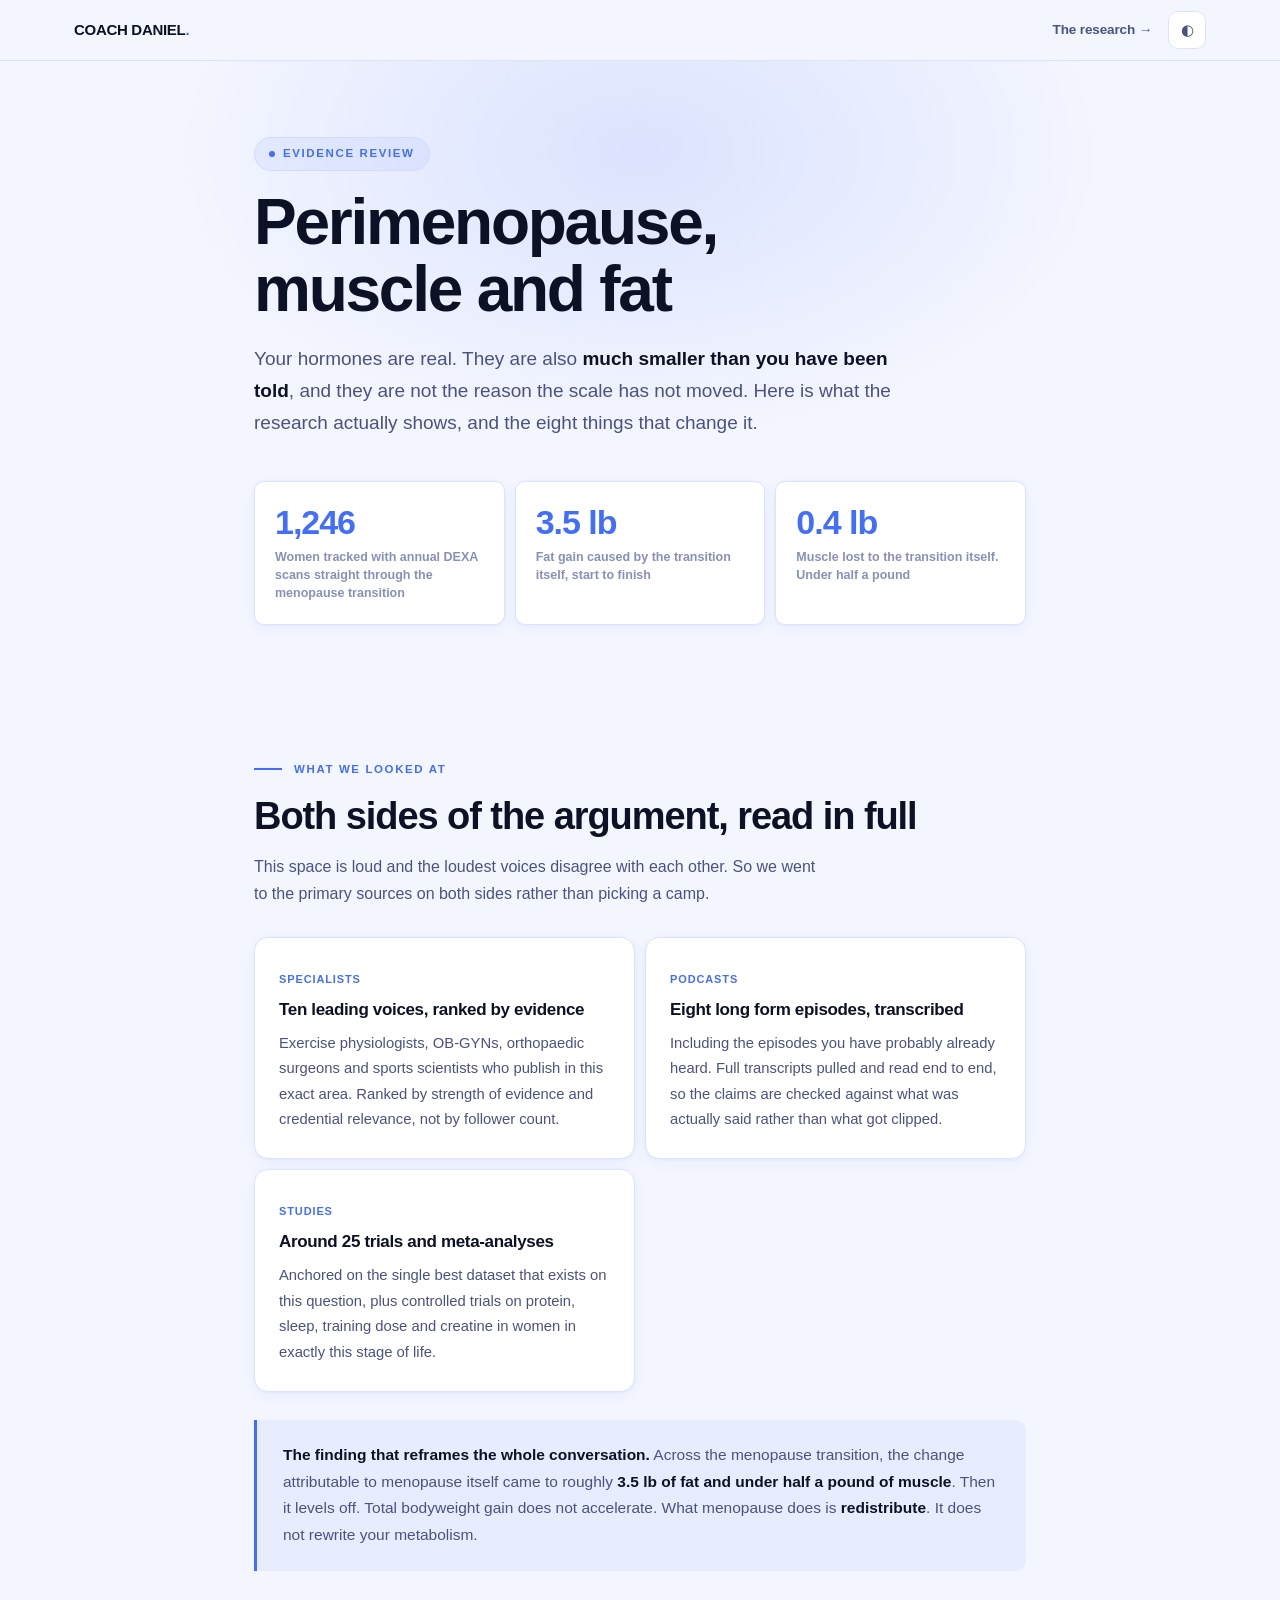
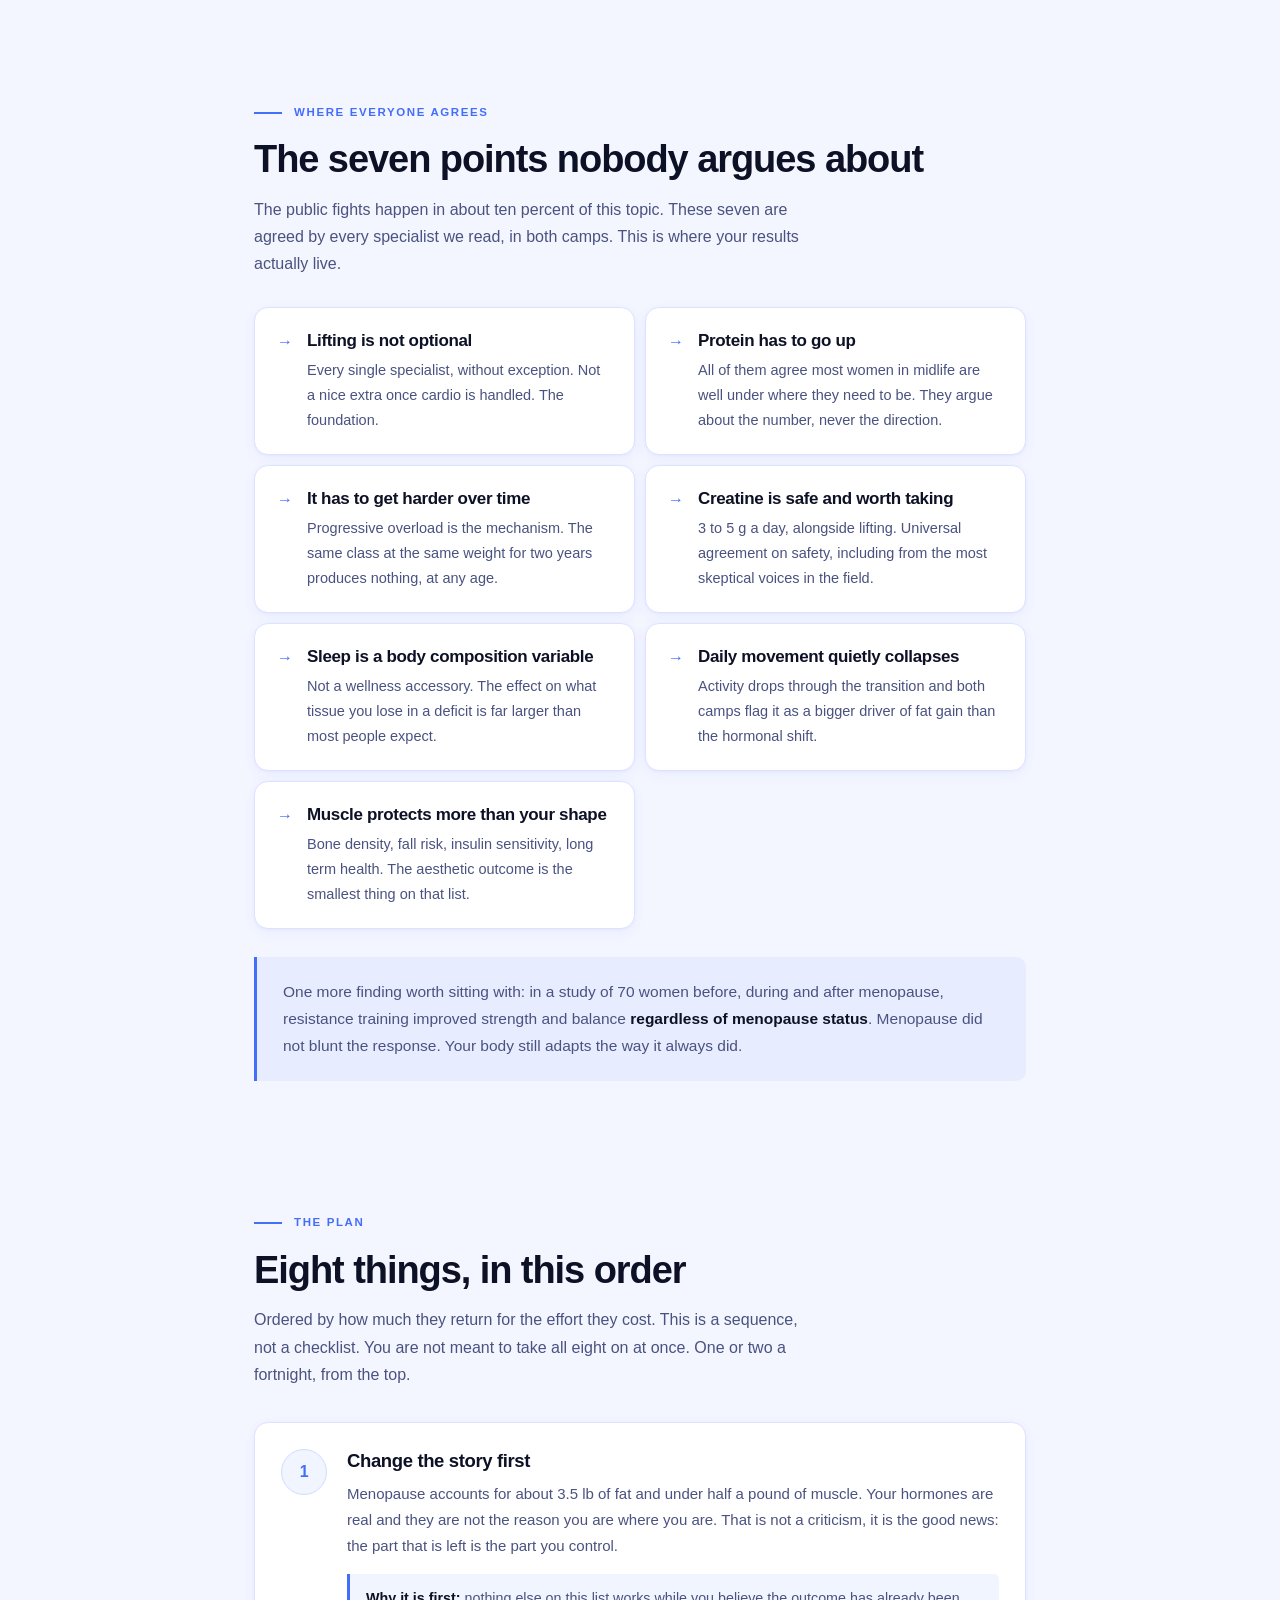
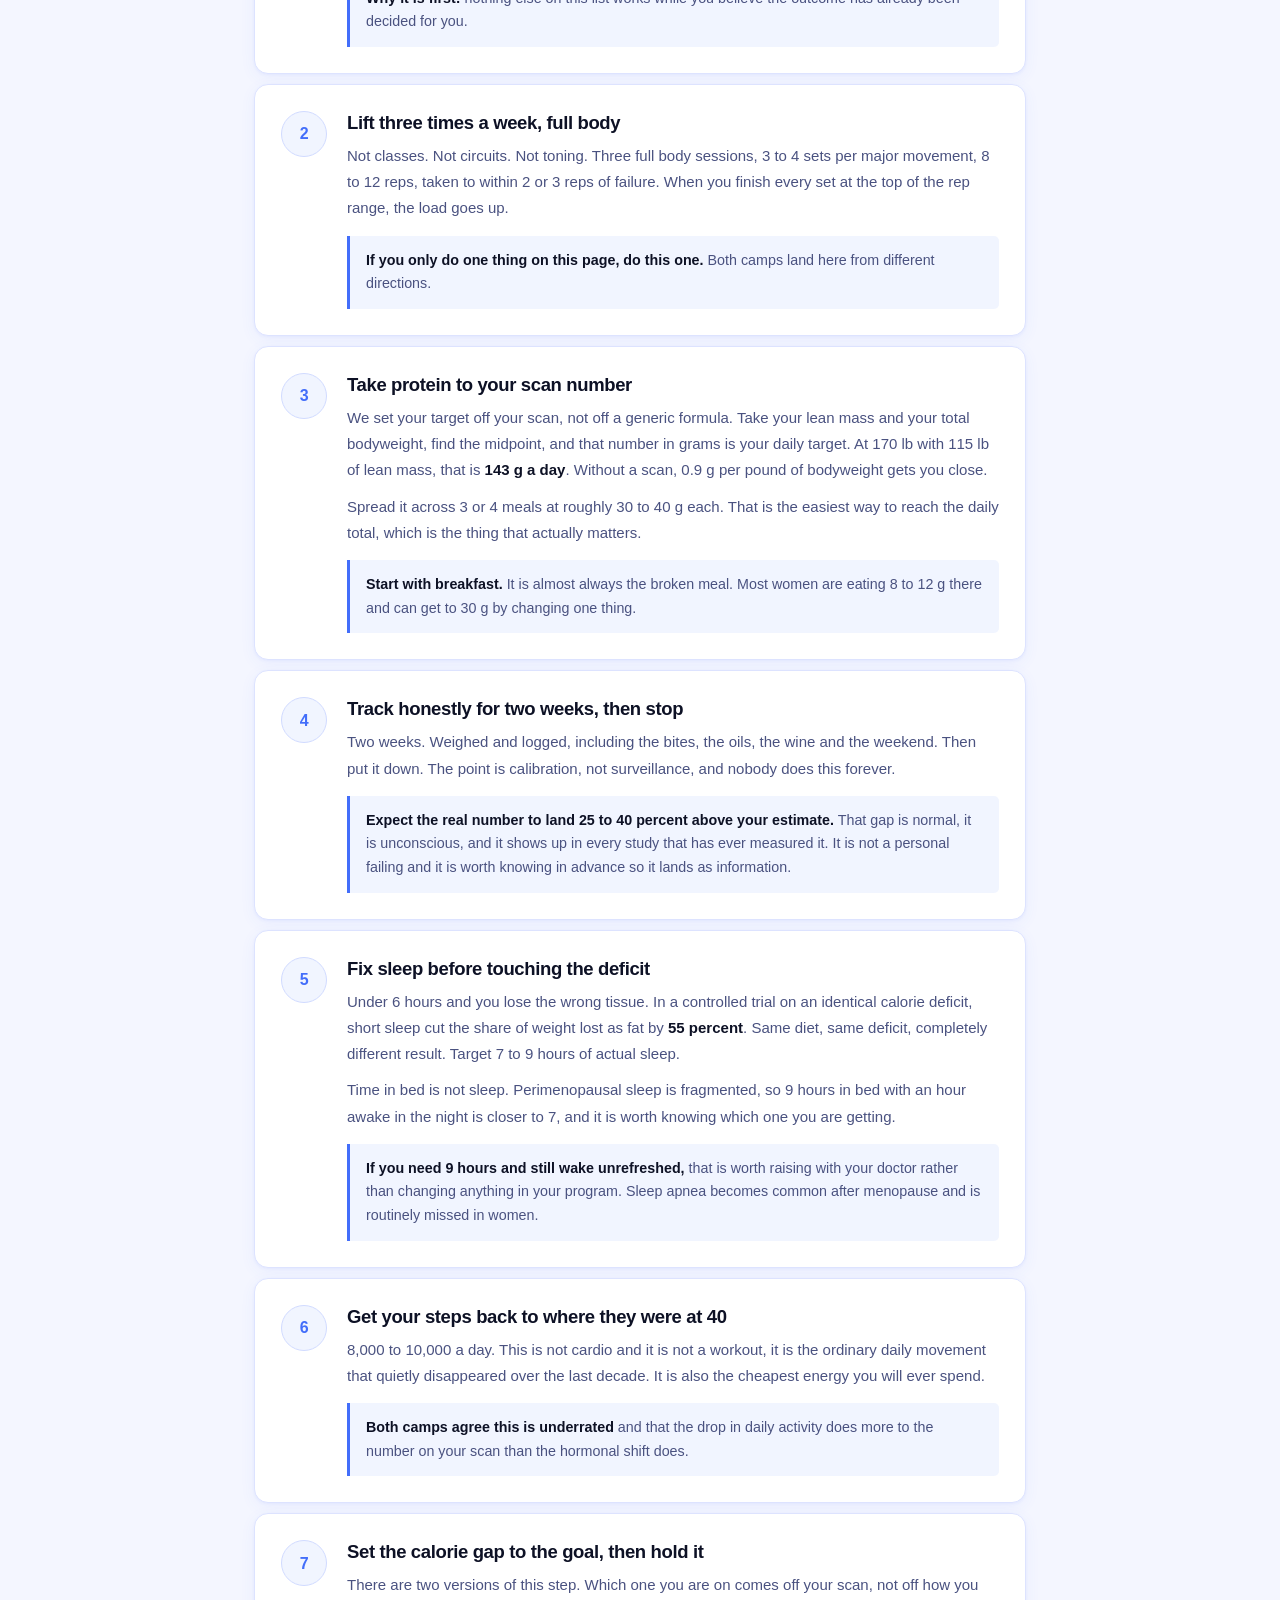
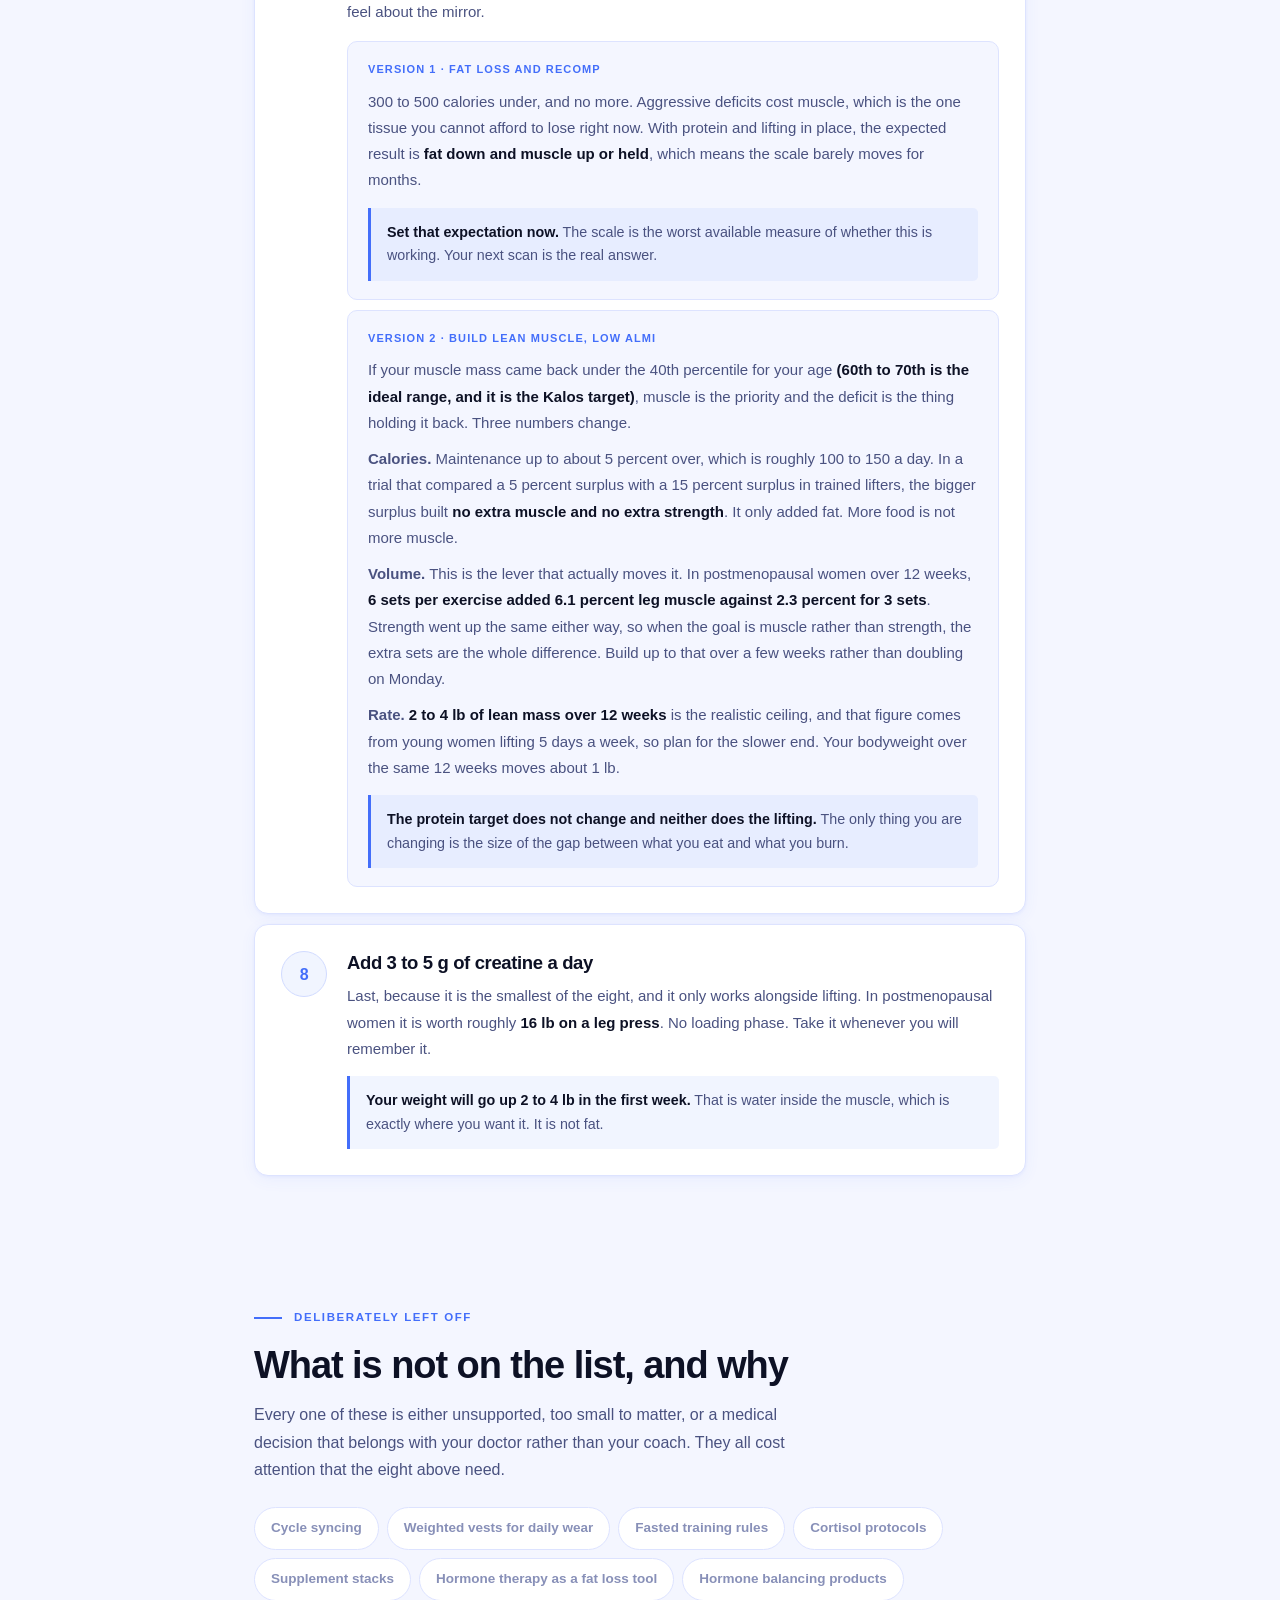
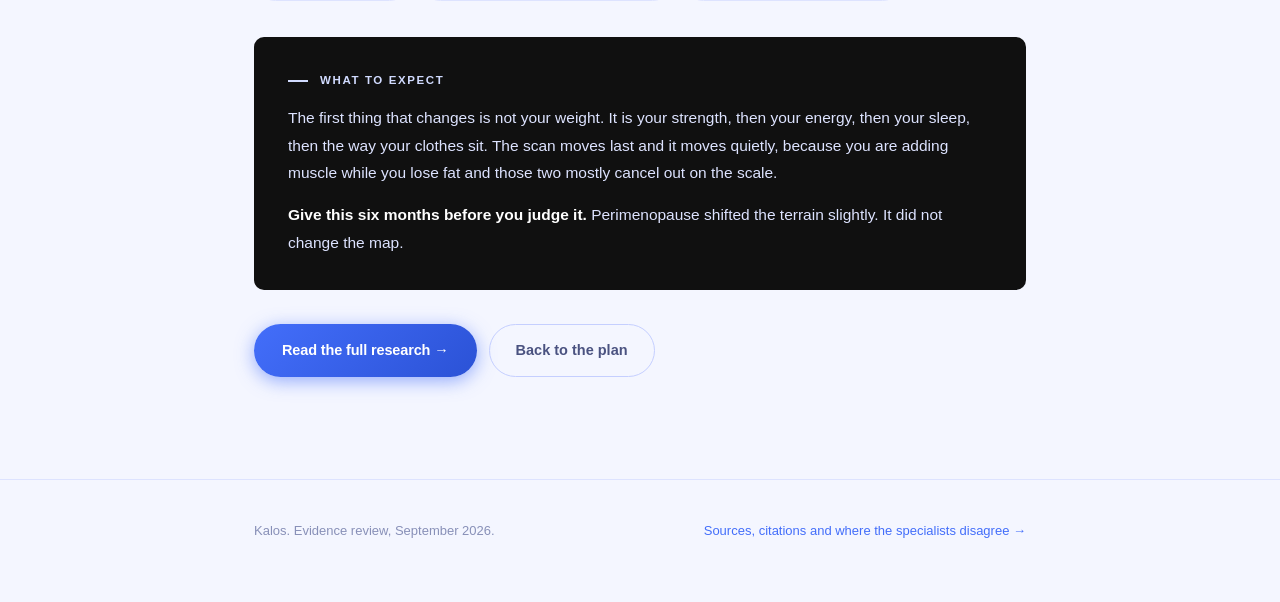
<file: index.html>
<!DOCTYPE html>
<html lang="en">
<head>
<meta charset="utf-8">
<meta name="viewport" content="width=device-width, initial-scale=1">
<title>Perimenopause, Muscle and Fat</title>
<meta name="description" content="What the research actually says about body composition through perimenopause, and the eight things that move it.">
<link rel="stylesheet" href="kalos.css">
</head>
<body>

<header class="hdr">
  <div class="hdr-in">
    <a class="mark" href="index.html">COACH DANIEL<span>.</span></a>
    <div class="hdr-sp"></div>
    <a class="hdr-lnk" href="research.html">The research &rarr;</a>
    <button class="theme-toggle" id="tt" aria-label="Toggle dark mode">&#9680;</button>
  </div>
</header>

<div class="hero">
  <div class="hero-in">
    <span class="eyebrow">Evidence Review</span>
    <h1>Perimenopause, muscle and fat</h1>
    <p class="lede">Your hormones are real. They are also <strong>much smaller than you have been told</strong>, and they are not the reason the scale has not moved. Here is what the research actually shows, and the eight things that change it.</p>

    <div class="stats">
      <div class="stat">
        <div class="stat-n">1,246</div>
        <div class="stat-l">Women tracked with annual DEXA scans straight through the menopause transition</div>
      </div>
      <div class="stat">
        <div class="stat-n">3.5 lb</div>
        <div class="stat-l">Fat gain caused by the transition itself, start to finish</div>
      </div>
      <div class="stat">
        <div class="stat-n">0.4 lb</div>
        <div class="stat-l">Muscle lost to the transition itself. Under half a pound</div>
      </div>
    </div>
  </div>
</div>

<section id="looked">
  <div class="ix-wrap">
    <span class="kicker">What we looked at</span>
    <h2>Both sides of the argument, read in full</h2>
    <p class="sub">This space is loud and the loudest voices disagree with each other. So we went to the primary sources on both sides rather than picking a camp.</p>

    <div class="grid">
      <div class="card">
        <span class="tag">Specialists</span>
        <h3>Ten leading voices, ranked by evidence</h3>
        <p>Exercise physiologists, OB-GYNs, orthopaedic surgeons and sports scientists who publish in this exact area. Ranked by strength of evidence and credential relevance, not by follower count.</p>
      </div>
      <div class="card">
        <span class="tag">Podcasts</span>
        <h3>Eight long form episodes, transcribed</h3>
        <p>Including the episodes you have probably already heard. Full transcripts pulled and read end to end, so the claims are checked against what was actually said rather than what got clipped.</p>
      </div>
      <div class="card">
        <span class="tag">Studies</span>
        <h3>Around 25 trials and meta-analyses</h3>
        <p>Anchored on the single best dataset that exists on this question, plus controlled trials on protein, sleep, training dose and creatine in women in exactly this stage of life.</p>
      </div>
    </div>

    <div class="callout">
      <strong>The finding that reframes the whole conversation.</strong> Across the menopause transition, the change attributable to menopause itself came to roughly <strong>3.5 lb of fat and under half a pound of muscle</strong>. Then it levels off. Total bodyweight gain does not accelerate. What menopause does is <strong>redistribute</strong>. It does not rewrite your metabolism.
    </div>
  </div>
</section>

<section id="agree">
  <div class="ix-wrap">
    <span class="kicker">Where everyone agrees</span>
    <h2>The seven points nobody argues about</h2>
    <p class="sub">The public fights happen in about ten percent of this topic. These seven are agreed by every specialist we read, in both camps. This is where your results actually live.</p>

    <div class="agree">
      <div class="agree-item"><span class="arw">&rarr;</span><div>
        <h3>Lifting is not optional</h3>
        <p>Every single specialist, without exception. Not a nice extra once cardio is handled. The foundation.</p>
      </div></div>
      <div class="agree-item"><span class="arw">&rarr;</span><div>
        <h3>Protein has to go up</h3>
        <p>All of them agree most women in midlife are well under where they need to be. They argue about the number, never the direction.</p>
      </div></div>
      <div class="agree-item"><span class="arw">&rarr;</span><div>
        <h3>It has to get harder over time</h3>
        <p>Progressive overload is the mechanism. The same class at the same weight for two years produces nothing, at any age.</p>
      </div></div>
      <div class="agree-item"><span class="arw">&rarr;</span><div>
        <h3>Creatine is safe and worth taking</h3>
        <p>3 to 5 g a day, alongside lifting. Universal agreement on safety, including from the most skeptical voices in the field.</p>
      </div></div>
      <div class="agree-item"><span class="arw">&rarr;</span><div>
        <h3>Sleep is a body composition variable</h3>
        <p>Not a wellness accessory. The effect on what tissue you lose in a deficit is far larger than most people expect.</p>
      </div></div>
      <div class="agree-item"><span class="arw">&rarr;</span><div>
        <h3>Daily movement quietly collapses</h3>
        <p>Activity drops through the transition and both camps flag it as a bigger driver of fat gain than the hormonal shift.</p>
      </div></div>
      <div class="agree-item"><span class="arw">&rarr;</span><div>
        <h3>Muscle protects more than your shape</h3>
        <p>Bone density, fall risk, insulin sensitivity, long term health. The aesthetic outcome is the smallest thing on that list.</p>
      </div></div>
    </div>

    <div class="callout">
      One more finding worth sitting with: in a study of 70 women before, during and after menopause, resistance training improved strength and balance <strong>regardless of menopause status</strong>. Menopause did not blunt the response. Your body still adapts the way it always did.
    </div>
  </div>
</section>

<section id="plan">
  <div class="ix-wrap">
    <span class="kicker">The plan</span>
    <h2>Eight things, in this order</h2>
    <p class="sub">Ordered by how much they return for the effort they cost. This is a sequence, not a checklist. You are not meant to take all eight on at once. One or two a fortnight, from the top.</p>

    <div class="plan">

      <div class="step">
        <div class="step-n">1</div>
        <div>
          <h3>Change the story first</h3>
          <p>Menopause accounts for about 3.5 lb of fat and under half a pound of muscle. Your hormones are real and they are not the reason you are where you are. That is not a criticism, it is the good news: the part that is left is the part you control.</p>
          <div class="do"><b>Why it is first:</b> nothing else on this list works while you believe the outcome has already been decided for you.</div>
        </div>
      </div>

      <div class="step">
        <div class="step-n">2</div>
        <div>
          <h3>Lift three times a week, full body</h3>
          <p>Not classes. Not circuits. Not toning. Three full body sessions, 3 to 4 sets per major movement, 8 to 12 reps, taken to within 2 or 3 reps of failure. When you finish every set at the top of the rep range, the load goes up.</p>
          <div class="do"><b>If you only do one thing on this page, do this one.</b> Both camps land here from different directions.</div>
        </div>
      </div>

      <div class="step">
        <div class="step-n">3</div>
        <div>
          <h3>Take protein to your scan number</h3>
          <p>We set your target off your scan, not off a generic formula. Take your lean mass and your total bodyweight, find the midpoint, and that number in grams is your daily target. At 170 lb with 115 lb of lean mass, that is <strong>143 g a day</strong>. Without a scan, 0.9 g per pound of bodyweight gets you close.</p>
          <p>Spread it across 3 or 4 meals at roughly 30 to 40 g each. That is the easiest way to reach the daily total, which is the thing that actually matters.</p>
          <div class="do"><b>Start with breakfast.</b> It is almost always the broken meal. Most women are eating 8 to 12 g there and can get to 30 g by changing one thing.</div>
        </div>
      </div>

      <div class="step">
        <div class="step-n">4</div>
        <div>
          <h3>Track honestly for two weeks, then stop</h3>
          <p>Two weeks. Weighed and logged, including the bites, the oils, the wine and the weekend. Then put it down. The point is calibration, not surveillance, and nobody does this forever.</p>
          <div class="do"><b>Expect the real number to land 25 to 40 percent above your estimate.</b> That gap is normal, it is unconscious, and it shows up in every study that has ever measured it. It is not a personal failing and it is worth knowing in advance so it lands as information.</div>
        </div>
      </div>

      <div class="step">
        <div class="step-n">5</div>
        <div>
          <h3>Fix sleep before touching the deficit</h3>
          <p>Under 6 hours and you lose the wrong tissue. In a controlled trial on an identical calorie deficit, short sleep cut the share of weight lost as fat by <strong>55 percent</strong>. Same diet, same deficit, completely different result. Target 7 to 9 hours of actual sleep.</p>
          <p>Time in bed is not sleep. Perimenopausal sleep is fragmented, so 9 hours in bed with an hour awake in the night is closer to 7, and it is worth knowing which one you are getting.</p>
          <div class="do"><b>If you need 9 hours and still wake unrefreshed,</b> that is worth raising with your doctor rather than changing anything in your program. Sleep apnea becomes common after menopause and is routinely missed in women.</div>
        </div>
      </div>

      <div class="step">
        <div class="step-n">6</div>
        <div>
          <h3>Get your steps back to where they were at 40</h3>
          <p>8,000 to 10,000 a day. This is not cardio and it is not a workout, it is the ordinary daily movement that quietly disappeared over the last decade. It is also the cheapest energy you will ever spend.</p>
          <div class="do"><b>Both camps agree this is underrated</b> and that the drop in daily activity does more to the number on your scan than the hormonal shift does.</div>
        </div>
      </div>

      <div class="step">
        <div class="step-n">7</div>
        <div>
          <h3>Set the calorie gap to the goal, then hold it</h3>
          <p>There are two versions of this step. Which one you are on comes off your scan, not off how you feel about the mirror.</p>

          <div class="track">
            <span class="track-lab">Version 1 &middot; Fat loss and recomp</span>
            <p>300 to 500 calories under, and no more. Aggressive deficits cost muscle, which is the one tissue you cannot afford to lose right now. With protein and lifting in place, the expected result is <strong>fat down and muscle up or held</strong>, which means the scale barely moves for months.</p>
            <div class="do"><b>Set that expectation now.</b> The scale is the worst available measure of whether this is working. Your next scan is the real answer.</div>
          </div>

          <div class="track">
            <span class="track-lab">Version 2 &middot; Build lean muscle, low ALMI</span>
            <p>If your muscle mass came back under the 40th percentile for your age <strong>(60th to 70th is the ideal range, and it is the Kalos target)</strong>, muscle is the priority and the deficit is the thing holding it back. Three numbers change.</p>
            <p><b>Calories.</b> Maintenance up to about 5 percent over, which is roughly 100 to 150 a day. In a trial that compared a 5 percent surplus with a 15 percent surplus in trained lifters, the bigger surplus built <strong>no extra muscle and no extra strength</strong>. It only added fat. More food is not more muscle.</p>
            <p><b>Volume.</b> This is the lever that actually moves it. In postmenopausal women over 12 weeks, <strong>6 sets per exercise added 6.1 percent leg muscle against 2.3 percent for 3 sets</strong>. Strength went up the same either way, so when the goal is muscle rather than strength, the extra sets are the whole difference. Build up to that over a few weeks rather than doubling on Monday.</p>
            <p><b>Rate.</b> <strong>2 to 4 lb of lean mass over 12 weeks</strong> is the realistic ceiling, and that figure comes from young women lifting 5 days a week, so plan for the slower end. Your bodyweight over the same 12 weeks moves about 1 lb.</p>
            <div class="do"><b>The protein target does not change and neither does the lifting.</b> The only thing you are changing is the size of the gap between what you eat and what you burn.</div>
          </div>
        </div>
      </div>

      <div class="step">
        <div class="step-n">8</div>
        <div>
          <h3>Add 3 to 5 g of creatine a day</h3>
          <p>Last, because it is the smallest of the eight, and it only works alongside lifting. In postmenopausal women it is worth roughly <strong>16 lb on a leg press</strong>. No loading phase. Take it whenever you will remember it.</p>
          <div class="do"><b>Your weight will go up 2 to 4 lb in the first week.</b> That is water inside the muscle, which is exactly where you want it. It is not fat.</div>
        </div>
      </div>

    </div>
  </div>
</section>

<section id="not">
  <div class="ix-wrap">
    <span class="kicker">Deliberately left off</span>
    <h2>What is not on the list, and why</h2>
    <p class="sub">Every one of these is either unsupported, too small to matter, or a medical decision that belongs with your doctor rather than your coach. They all cost attention that the eight above need.</p>
    <div class="chips">
      <span class="chip">Cycle syncing</span>
      <span class="chip">Weighted vests for daily wear</span>
      <span class="chip">Fasted training rules</span>
      <span class="chip">Cortisol protocols</span>
      <span class="chip">Supplement stacks</span>
      <span class="chip">Hormone therapy as a fat loss tool</span>
      <span class="chip">Hormone balancing products</span>
    </div>

    <div class="action">
      <div class="lab">What to expect</div>
      <p>The first thing that changes is not your weight. It is your strength, then your energy, then your sleep, then the way your clothes sit. The scan moves last and it moves quietly, because you are adding muscle while you lose fat and those two mostly cancel out on the scale.</p>
      <p><b>Give this six months before you judge it.</b> Perimenopause shifted the terrain slightly. It did not change the map.</p>
    </div>

    <div style="display:flex;flex-wrap:wrap;gap:12px;margin-top:34px">
      <a class="btn-solid" href="research.html">Read the full research &rarr;</a>
      <a class="btn-ghost" href="#plan">Back to the plan</a>
    </div>
  </div>
</section>

<footer>
  <div class="ix-wrap foot">
    <p>Kalos. Evidence review, September 2026.</p>
    <p><a href="research.html">Sources, citations and where the specialists disagree &rarr;</a></p>
  </div>
</footer>

<script>
(function(){
  var r=document.documentElement,b=document.getElementById('tt');
  var s=null; try{s=localStorage.getItem('kalos-theme')}catch(e){}
  if(!s){s=window.matchMedia&&window.matchMedia('(prefers-color-scheme: dark)').matches?'dark':'light'}
  r.setAttribute('data-theme',s);
  b.innerHTML=s==='dark'?'&#9681;':'&#9680;';
  b.addEventListener('click',function(){
    var n=r.getAttribute('data-theme')==='dark'?'light':'dark';
    r.setAttribute('data-theme',n);
    b.innerHTML=n==='dark'?'&#9681;':'&#9680;';
    try{localStorage.setItem('kalos-theme',n)}catch(e){}
  });
})();
</script>
</body>
</html>
</file>
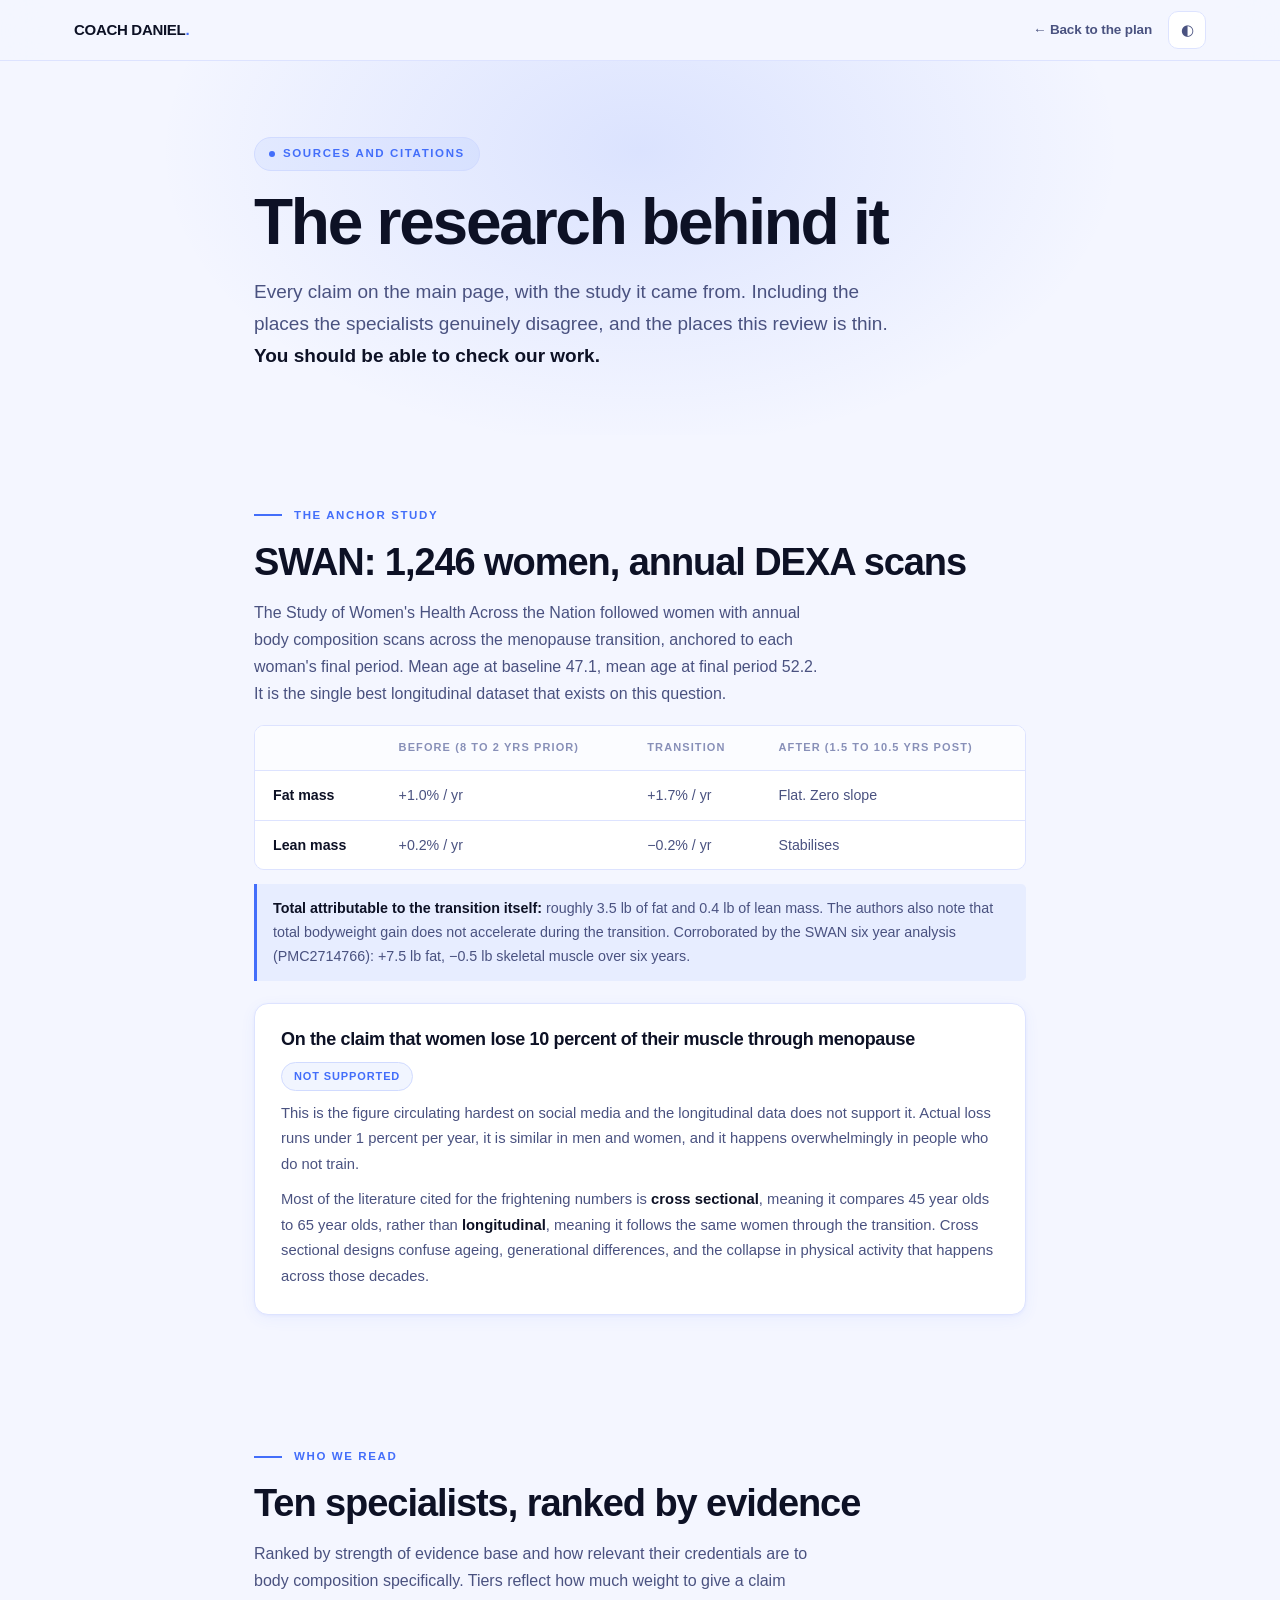
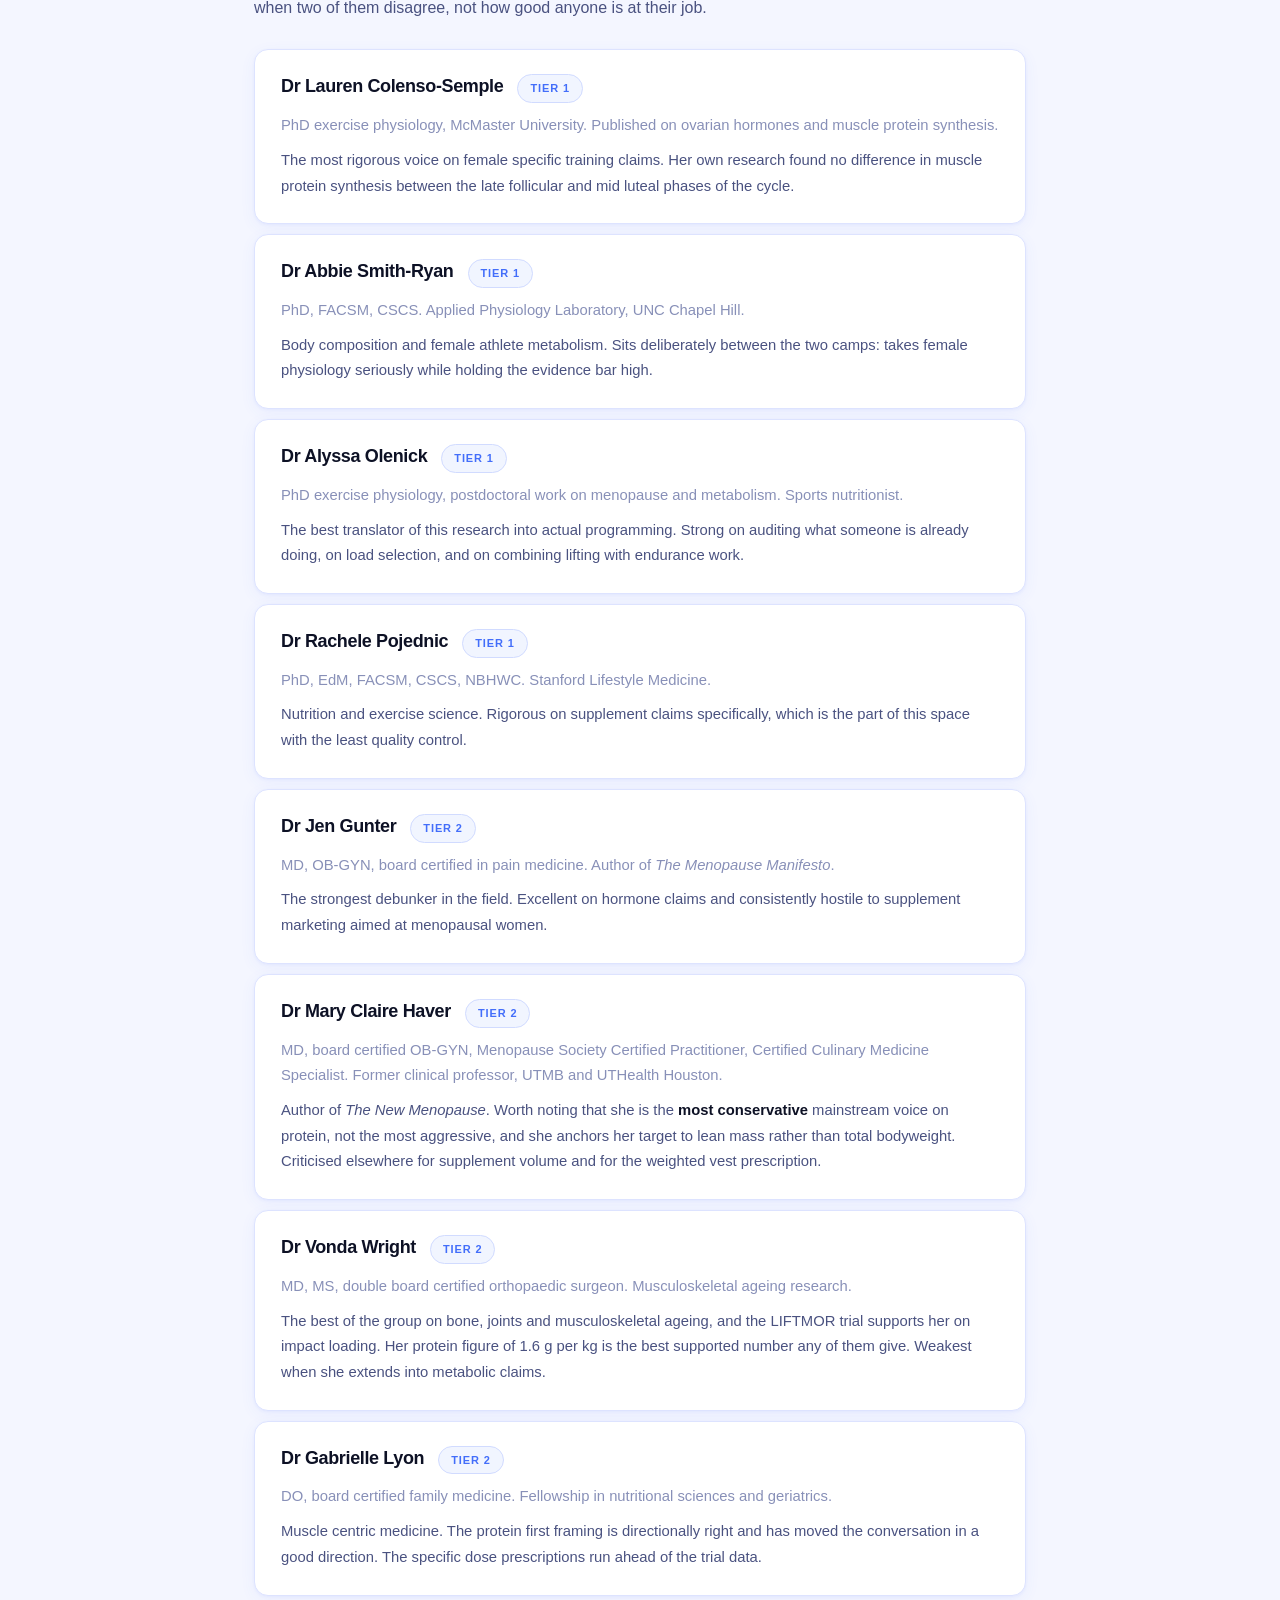
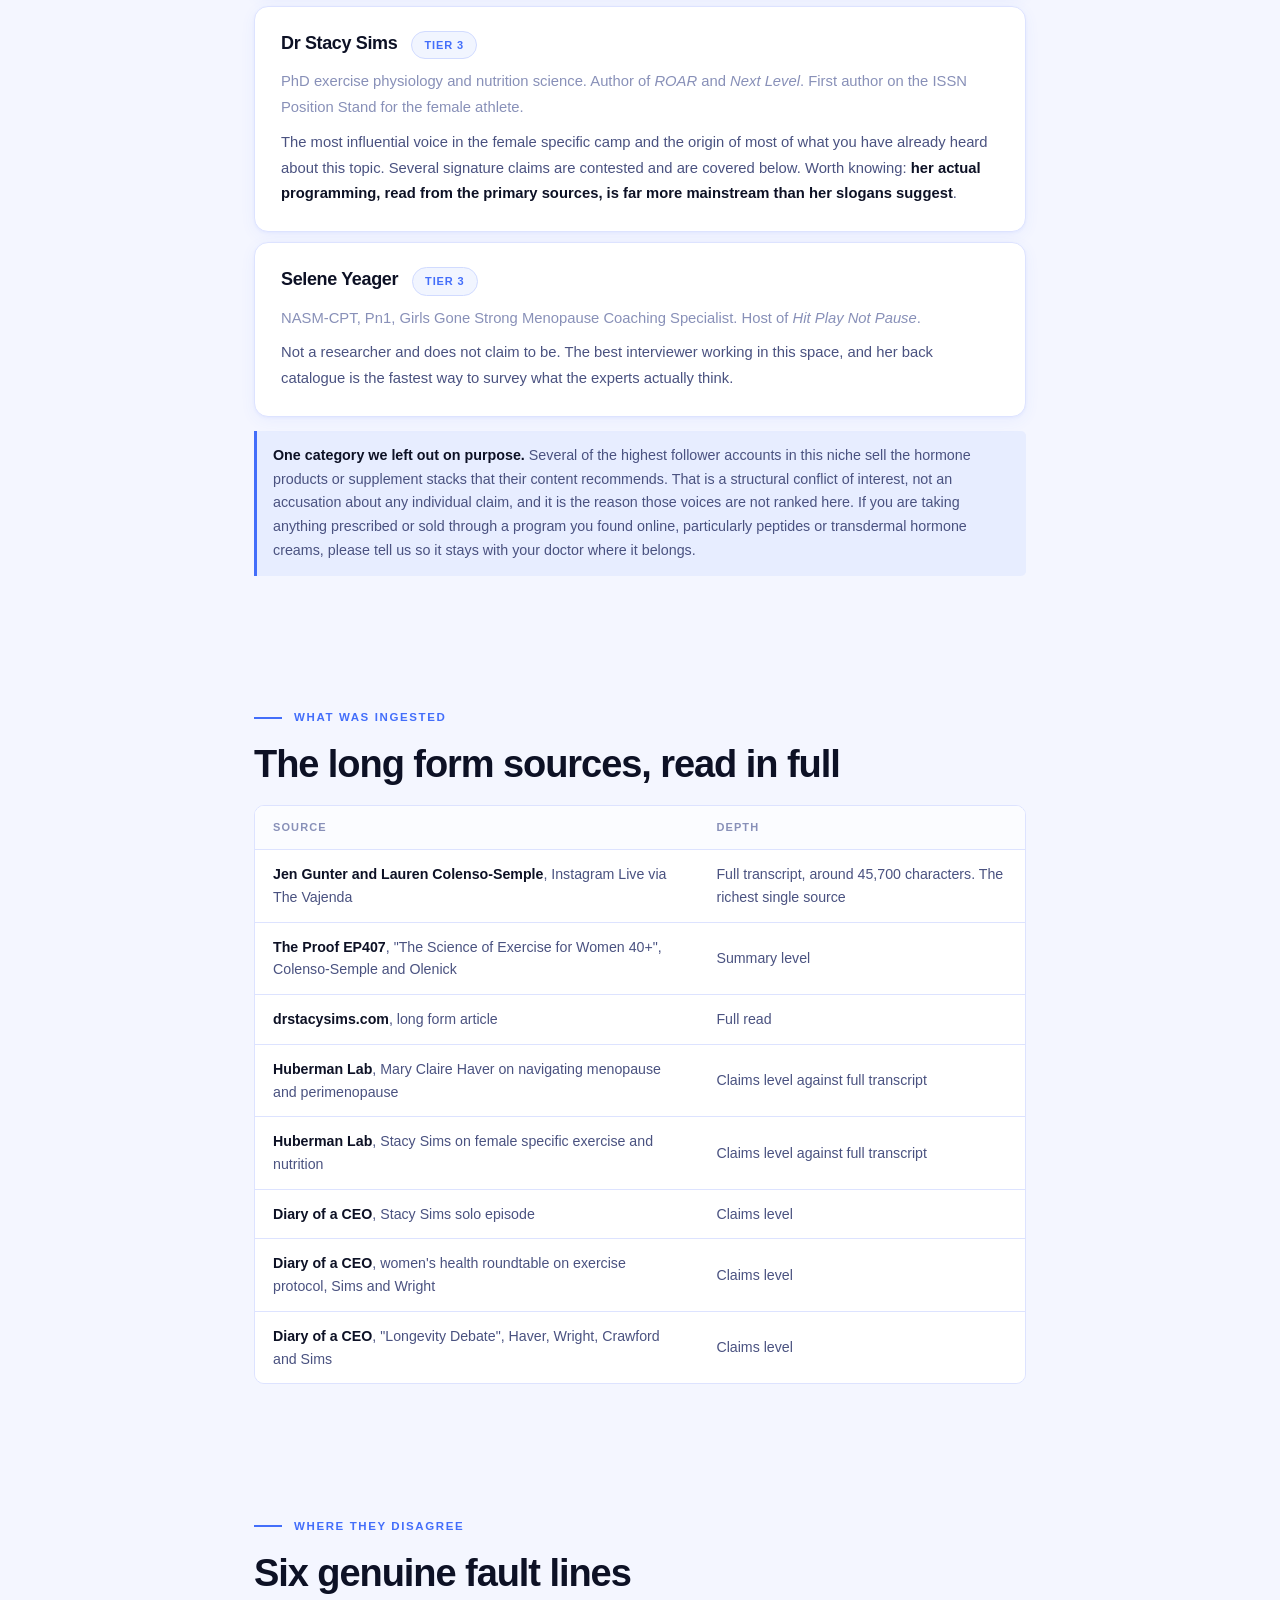
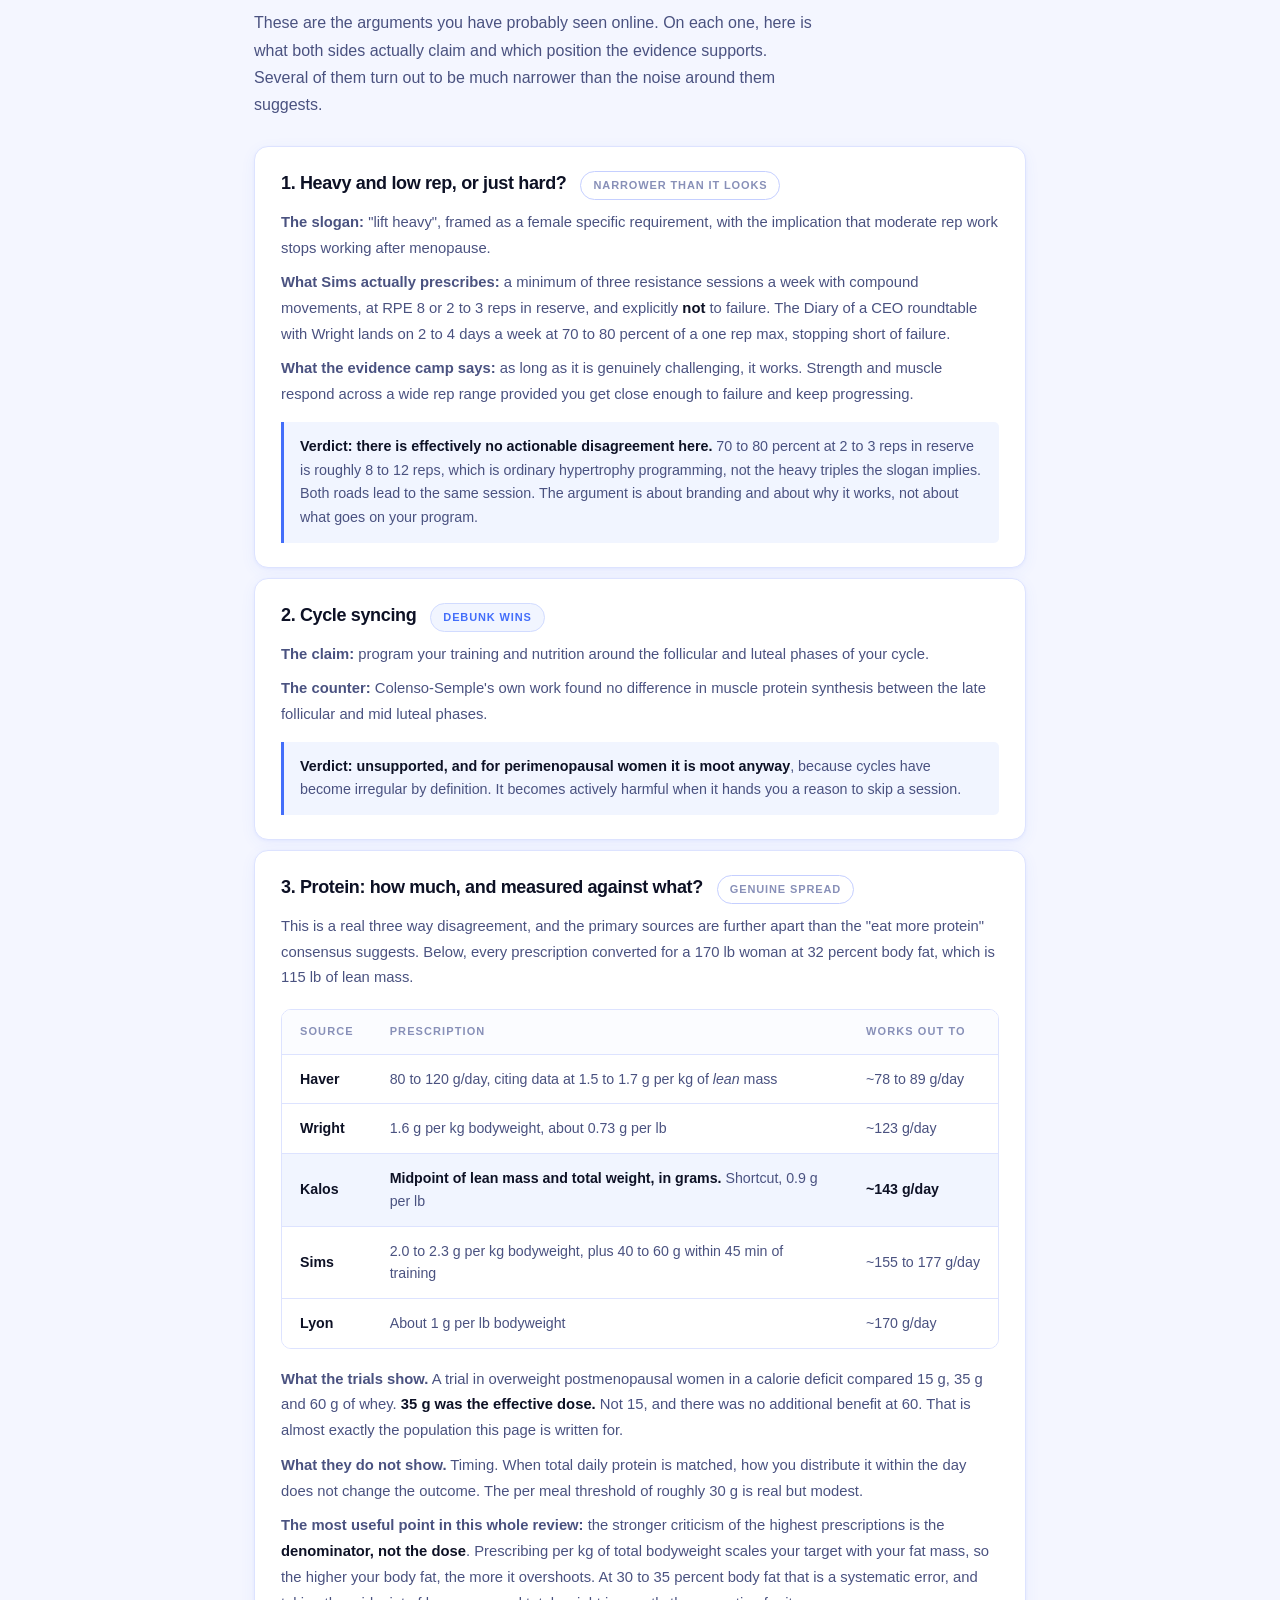
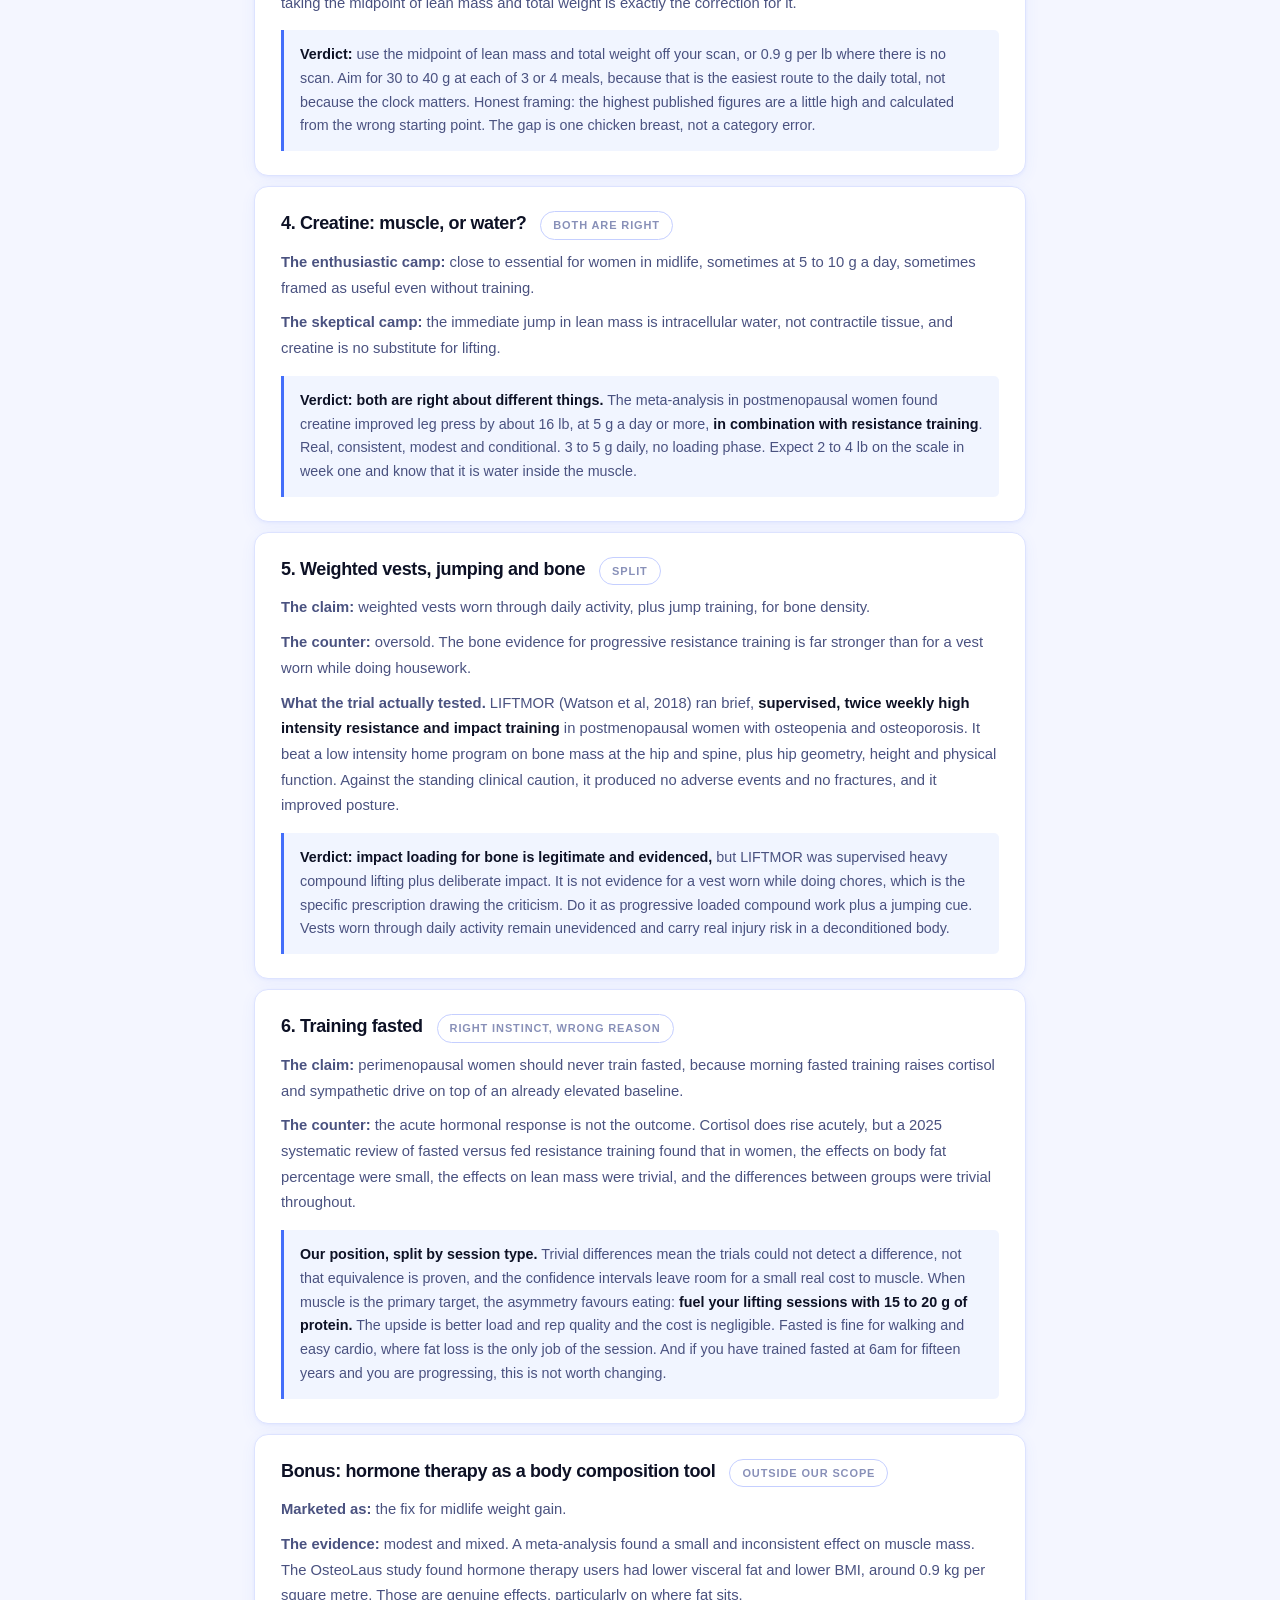
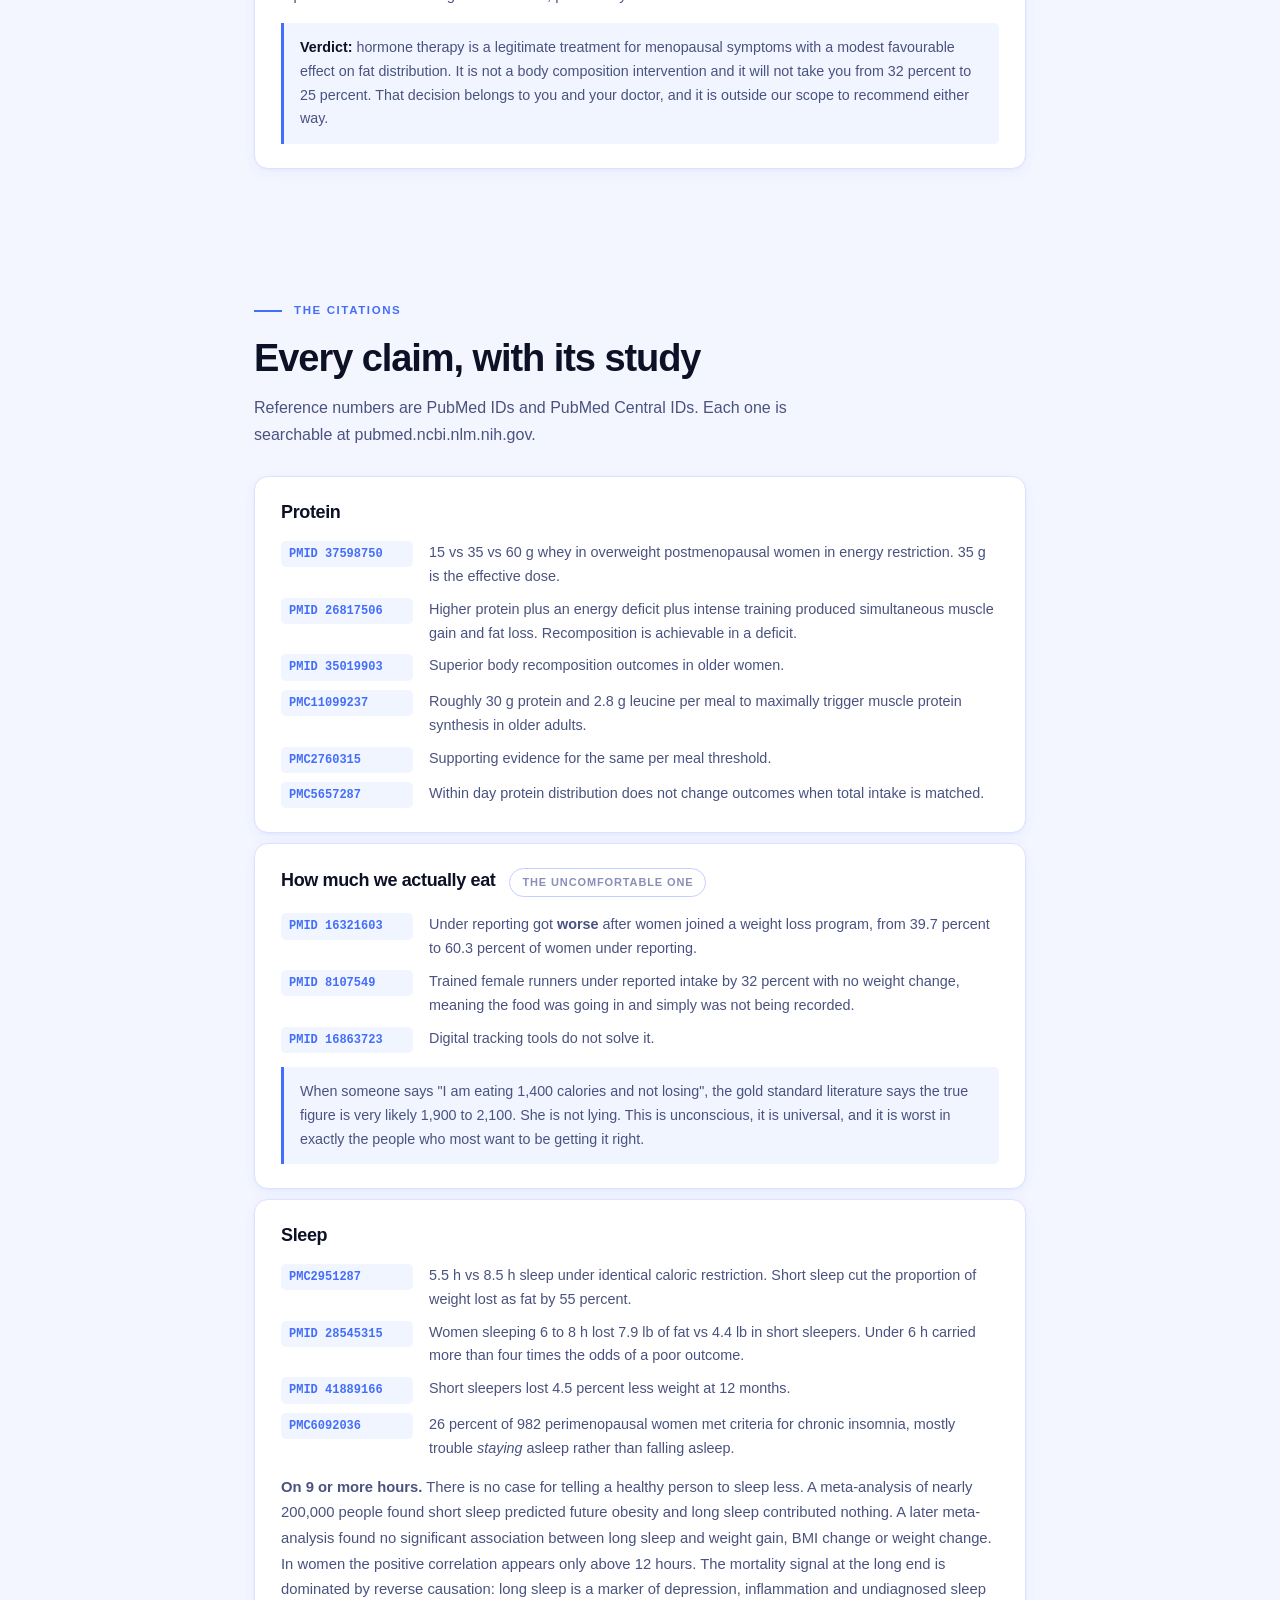
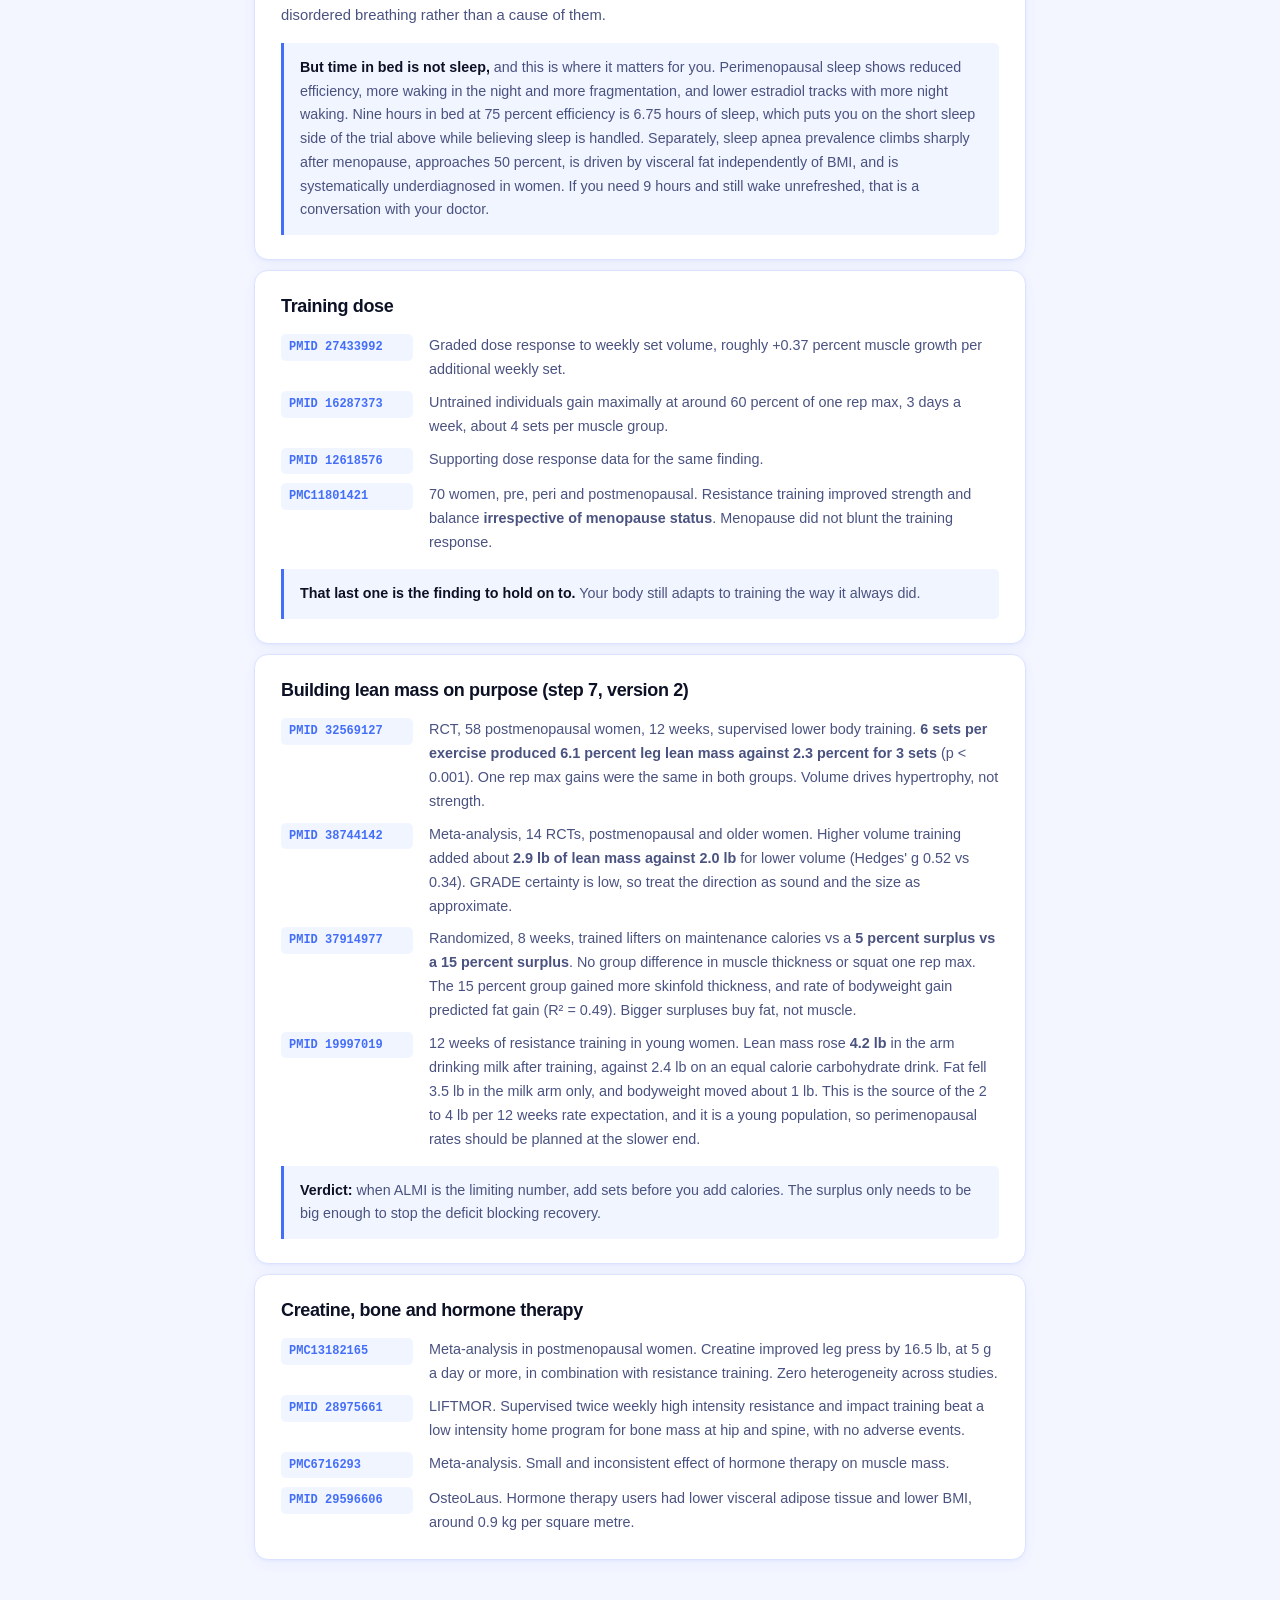
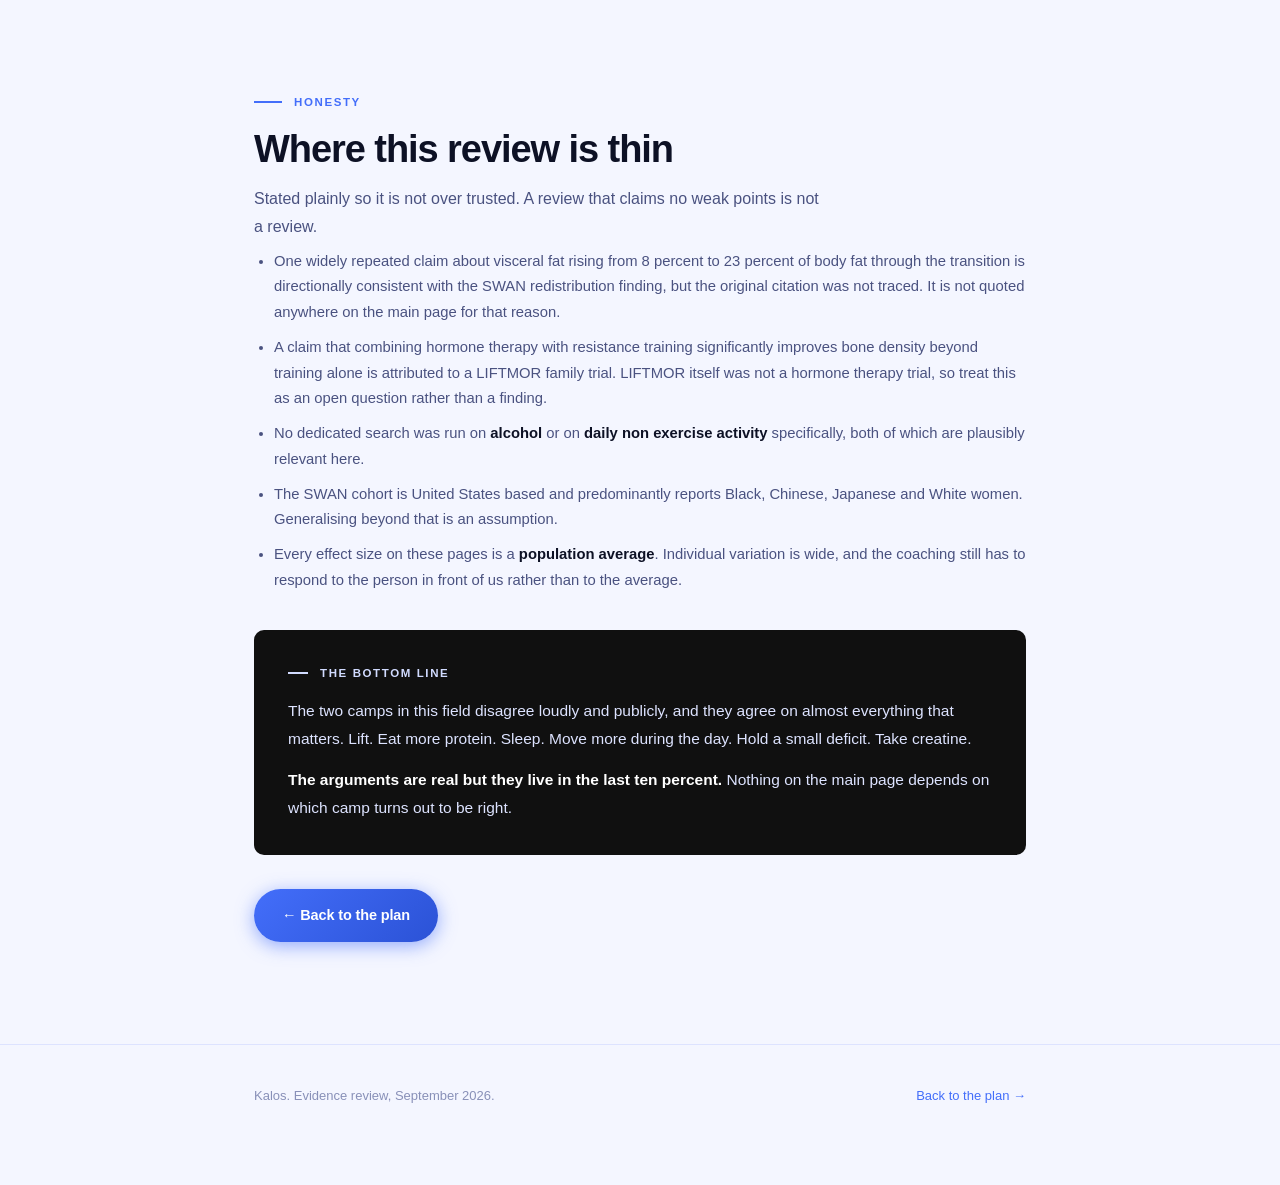
<file: research.html>
<!DOCTYPE html>
<html lang="en">
<head>
<meta charset="utf-8">
<meta name="viewport" content="width=device-width, initial-scale=1">
<title>The Research Behind It</title>
<meta name="description" content="Sources, citations, and the places where the specialists genuinely disagree.">
<link rel="stylesheet" href="kalos.css">
</head>
<body>

<header class="hdr">
  <div class="hdr-in">
    <a class="mark" href="index.html">COACH DANIEL<span>.</span></a>
    <div class="hdr-sp"></div>
    <a class="hdr-lnk" href="index.html">&larr; Back to the plan</a>
    <button class="theme-toggle" id="tt" aria-label="Toggle dark mode">&#9680;</button>
  </div>
</header>

<div class="hero">
  <div class="hero-in">
    <span class="eyebrow">Sources and Citations</span>
    <h1>The research behind it</h1>
    <p class="lede">Every claim on the main page, with the study it came from. Including the places the specialists genuinely disagree, and the places this review is thin. <strong>You should be able to check our work.</strong></p>
  </div>
</div>

<section>
  <div class="ix-wrap">
    <span class="kicker">The anchor study</span>
    <h2>SWAN: 1,246 women, annual DEXA scans</h2>
    <p class="sub">The Study of Women's Health Across the Nation followed women with annual body composition scans across the menopause transition, anchored to each woman's final period. Mean age at baseline 47.1, mean age at final period 52.2. It is the single best longitudinal dataset that exists on this question.</p>

    <div class="tbl-wrap">
      <table>
        <thead><tr><th></th><th>Before (8 to 2 yrs prior)</th><th>Transition</th><th>After (1.5 to 10.5 yrs post)</th></tr></thead>
        <tbody>
          <tr><td><b>Fat mass</b></td><td class="num">+1.0% / yr</td><td class="num">+1.7% / yr</td><td class="num">Flat. Zero slope</td></tr>
          <tr><td><b>Lean mass</b></td><td class="num">+0.2% / yr</td><td class="num">&minus;0.2% / yr</td><td class="num">Stabilises</td></tr>
        </tbody>
      </table>
    </div>

    <div class="verdict">
      <b>Total attributable to the transition itself:</b> roughly 3.5 lb of fat and 0.4 lb of lean mass. The authors also note that total bodyweight gain does not accelerate during the transition. Corroborated by the SWAN six year analysis (PMC2714766): +7.5 lb fat, &minus;0.5 lb skeletal muscle over six years.
    </div>

    <div class="row" style="margin-top:22px">
      <div class="row-head"><h3>On the claim that women lose 10 percent of their muscle through menopause</h3><span class="badge">Not supported</span></div>
      <p>This is the figure circulating hardest on social media and the longitudinal data does not support it. Actual loss runs under 1 percent per year, it is similar in men and women, and it happens overwhelmingly in people who do not train.</p>
      <p>Most of the literature cited for the frightening numbers is <strong>cross sectional</strong>, meaning it compares 45 year olds to 65 year olds, rather than <strong>longitudinal</strong>, meaning it follows the same women through the transition. Cross sectional designs confuse ageing, generational differences, and the collapse in physical activity that happens across those decades.</p>
    </div>
  </div>
</section>

<section>
  <div class="ix-wrap">
    <span class="kicker">Who we read</span>
    <h2>Ten specialists, ranked by evidence</h2>
    <p class="sub">Ranked by strength of evidence base and how relevant their credentials are to body composition specifically. Tiers reflect how much weight to give a claim when two of them disagree, not how good anyone is at their job.</p>

    <div class="rows">

      <div class="row">
        <div class="row-head"><h3>Dr Lauren Colenso-Semple</h3><span class="badge">Tier 1</span></div>
        <p class="cred">PhD exercise physiology, McMaster University. Published on ovarian hormones and muscle protein synthesis.</p>
        <p>The most rigorous voice on female specific training claims. Her own research found no difference in muscle protein synthesis between the late follicular and mid luteal phases of the cycle.</p>
      </div>

      <div class="row">
        <div class="row-head"><h3>Dr Abbie Smith-Ryan</h3><span class="badge">Tier 1</span></div>
        <p class="cred">PhD, FACSM, CSCS. Applied Physiology Laboratory, UNC Chapel Hill.</p>
        <p>Body composition and female athlete metabolism. Sits deliberately between the two camps: takes female physiology seriously while holding the evidence bar high.</p>
      </div>

      <div class="row">
        <div class="row-head"><h3>Dr Alyssa Olenick</h3><span class="badge">Tier 1</span></div>
        <p class="cred">PhD exercise physiology, postdoctoral work on menopause and metabolism. Sports nutritionist.</p>
        <p>The best translator of this research into actual programming. Strong on auditing what someone is already doing, on load selection, and on combining lifting with endurance work.</p>
      </div>

      <div class="row">
        <div class="row-head"><h3>Dr Rachele Pojednic</h3><span class="badge">Tier 1</span></div>
        <p class="cred">PhD, EdM, FACSM, CSCS, NBHWC. Stanford Lifestyle Medicine.</p>
        <p>Nutrition and exercise science. Rigorous on supplement claims specifically, which is the part of this space with the least quality control.</p>
      </div>

      <div class="row">
        <div class="row-head"><h3>Dr Jen Gunter</h3><span class="badge">Tier 2</span></div>
        <p class="cred">MD, OB-GYN, board certified in pain medicine. Author of <i>The Menopause Manifesto</i>.</p>
        <p>The strongest debunker in the field. Excellent on hormone claims and consistently hostile to supplement marketing aimed at menopausal women.</p>
      </div>

      <div class="row">
        <div class="row-head"><h3>Dr Mary Claire Haver</h3><span class="badge">Tier 2</span></div>
        <p class="cred">MD, board certified OB-GYN, Menopause Society Certified Practitioner, Certified Culinary Medicine Specialist. Former clinical professor, UTMB and UTHealth Houston.</p>
        <p>Author of <i>The New Menopause</i>. Worth noting that she is the <strong>most conservative</strong> mainstream voice on protein, not the most aggressive, and she anchors her target to lean mass rather than total bodyweight. Criticised elsewhere for supplement volume and for the weighted vest prescription.</p>
      </div>

      <div class="row">
        <div class="row-head"><h3>Dr Vonda Wright</h3><span class="badge">Tier 2</span></div>
        <p class="cred">MD, MS, double board certified orthopaedic surgeon. Musculoskeletal ageing research.</p>
        <p>The best of the group on bone, joints and musculoskeletal ageing, and the LIFTMOR trial supports her on impact loading. Her protein figure of 1.6 g per kg is the best supported number any of them give. Weakest when she extends into metabolic claims.</p>
      </div>

      <div class="row">
        <div class="row-head"><h3>Dr Gabrielle Lyon</h3><span class="badge">Tier 2</span></div>
        <p class="cred">DO, board certified family medicine. Fellowship in nutritional sciences and geriatrics.</p>
        <p>Muscle centric medicine. The protein first framing is directionally right and has moved the conversation in a good direction. The specific dose prescriptions run ahead of the trial data.</p>
      </div>

      <div class="row">
        <div class="row-head"><h3>Dr Stacy Sims</h3><span class="badge">Tier 3</span></div>
        <p class="cred">PhD exercise physiology and nutrition science. Author of <i>ROAR</i> and <i>Next Level</i>. First author on the ISSN Position Stand for the female athlete.</p>
        <p>The most influential voice in the female specific camp and the origin of most of what you have already heard about this topic. Several signature claims are contested and are covered below. Worth knowing: <strong>her actual programming, read from the primary sources, is far more mainstream than her slogans suggest</strong>.</p>
      </div>

      <div class="row">
        <div class="row-head"><h3>Selene Yeager</h3><span class="badge">Tier 3</span></div>
        <p class="cred">NASM-CPT, Pn1, Girls Gone Strong Menopause Coaching Specialist. Host of <i>Hit Play Not Pause</i>.</p>
        <p>Not a researcher and does not claim to be. The best interviewer working in this space, and her back catalogue is the fastest way to survey what the experts actually think.</p>
      </div>

    </div>

    <div class="verdict">
      <b>One category we left out on purpose.</b> Several of the highest follower accounts in this niche sell the hormone products or supplement stacks that their content recommends. That is a structural conflict of interest, not an accusation about any individual claim, and it is the reason those voices are not ranked here. If you are taking anything prescribed or sold through a program you found online, particularly peptides or transdermal hormone creams, please tell us so it stays with your doctor where it belongs.
    </div>
  </div>
</section>

<section>
  <div class="ix-wrap">
    <span class="kicker">What was ingested</span>
    <h2>The long form sources, read in full</h2>

    <div class="tbl-wrap">
      <table>
        <thead><tr><th>Source</th><th>Depth</th></tr></thead>
        <tbody>
          <tr><td><b>Jen Gunter and Lauren Colenso-Semple</b>, Instagram Live via The Vajenda</td><td>Full transcript, around 45,700 characters. The richest single source</td></tr>
          <tr><td><b>The Proof EP407</b>, "The Science of Exercise for Women 40+", Colenso-Semple and Olenick</td><td>Summary level</td></tr>
          <tr><td><b>drstacysims.com</b>, long form article</td><td>Full read</td></tr>
          <tr><td><b>Huberman Lab</b>, Mary Claire Haver on navigating menopause and perimenopause</td><td>Claims level against full transcript</td></tr>
          <tr><td><b>Huberman Lab</b>, Stacy Sims on female specific exercise and nutrition</td><td>Claims level against full transcript</td></tr>
          <tr><td><b>Diary of a CEO</b>, Stacy Sims solo episode</td><td>Claims level</td></tr>
          <tr><td><b>Diary of a CEO</b>, women's health roundtable on exercise protocol, Sims and Wright</td><td>Claims level</td></tr>
          <tr><td><b>Diary of a CEO</b>, "Longevity Debate", Haver, Wright, Crawford and Sims</td><td>Claims level</td></tr>
        </tbody>
      </table>
    </div>
  </div>
</section>

<section>
  <div class="ix-wrap">
    <span class="kicker">Where they disagree</span>
    <h2>Six genuine fault lines</h2>
    <p class="sub">These are the arguments you have probably seen online. On each one, here is what both sides actually claim and which position the evidence supports. Several of them turn out to be much narrower than the noise around them suggests.</p>

    <div class="rows">

      <div class="row">
        <div class="row-head"><h3>1. Heavy and low rep, or just hard?</h3><span class="badge n">Narrower than it looks</span></div>
        <p><b>The slogan:</b> "lift heavy", framed as a female specific requirement, with the implication that moderate rep work stops working after menopause.</p>
        <p><b>What Sims actually prescribes:</b> a minimum of three resistance sessions a week with compound movements, at RPE 8 or 2 to 3 reps in reserve, and explicitly <strong>not</strong> to failure. The Diary of a CEO roundtable with Wright lands on 2 to 4 days a week at 70 to 80 percent of a one rep max, stopping short of failure.</p>
        <p><b>What the evidence camp says:</b> as long as it is genuinely challenging, it works. Strength and muscle respond across a wide rep range provided you get close enough to failure and keep progressing.</p>
        <div class="verdict"><b>Verdict: there is effectively no actionable disagreement here.</b> 70 to 80 percent at 2 to 3 reps in reserve is roughly 8 to 12 reps, which is ordinary hypertrophy programming, not the heavy triples the slogan implies. Both roads lead to the same session. The argument is about branding and about why it works, not about what goes on your program.</div>
      </div>

      <div class="row">
        <div class="row-head"><h3>2. Cycle syncing</h3><span class="badge">Debunk wins</span></div>
        <p><b>The claim:</b> program your training and nutrition around the follicular and luteal phases of your cycle.</p>
        <p><b>The counter:</b> Colenso-Semple's own work found no difference in muscle protein synthesis between the late follicular and mid luteal phases.</p>
        <div class="verdict"><b>Verdict: unsupported, and for perimenopausal women it is moot anyway</b>, because cycles have become irregular by definition. It becomes actively harmful when it hands you a reason to skip a session.</div>
      </div>

      <div class="row">
        <div class="row-head"><h3>3. Protein: how much, and measured against what?</h3><span class="badge n">Genuine spread</span></div>
        <p>This is a real three way disagreement, and the primary sources are further apart than the "eat more protein" consensus suggests. Below, every prescription converted for a 170 lb woman at 32 percent body fat, which is 115 lb of lean mass.</p>

        <div class="tbl-wrap">
          <table>
            <thead><tr><th>Source</th><th>Prescription</th><th>Works out to</th></tr></thead>
            <tbody>
              <tr><td><b>Haver</b></td><td>80 to 120 g/day, citing data at 1.5 to 1.7 g per kg of <i>lean</i> mass</td><td class="num">~78 to 89 g/day</td></tr>
              <tr><td><b>Wright</b></td><td>1.6 g per kg bodyweight, about 0.73 g per lb</td><td class="num">~123 g/day</td></tr>
              <tr class="hl"><td><b>Kalos</b></td><td><b>Midpoint of lean mass and total weight, in grams.</b> Shortcut, 0.9 g per lb</td><td class="num"><b>~143 g/day</b></td></tr>
              <tr><td><b>Sims</b></td><td>2.0 to 2.3 g per kg bodyweight, plus 40 to 60 g within 45 min of training</td><td class="num">~155 to 177 g/day</td></tr>
              <tr><td><b>Lyon</b></td><td>About 1 g per lb bodyweight</td><td class="num">~170 g/day</td></tr>
            </tbody>
          </table>
        </div>

        <p style="margin-top:18px"><b>What the trials show.</b> A trial in overweight postmenopausal women in a calorie deficit compared 15 g, 35 g and 60 g of whey. <strong>35 g was the effective dose.</strong> Not 15, and there was no additional benefit at 60. That is almost exactly the population this page is written for.</p>
        <p><b>What they do not show.</b> Timing. When total daily protein is matched, how you distribute it within the day does not change the outcome. The per meal threshold of roughly 30 g is real but modest.</p>
        <p><b>The most useful point in this whole review:</b> the stronger criticism of the highest prescriptions is the <strong>denominator, not the dose</strong>. Prescribing per kg of total bodyweight scales your target with your fat mass, so the higher your body fat, the more it overshoots. At 30 to 35 percent body fat that is a systematic error, and taking the midpoint of lean mass and total weight is exactly the correction for it.</p>
        <div class="verdict"><b>Verdict:</b> use the midpoint of lean mass and total weight off your scan, or 0.9 g per lb where there is no scan. Aim for 30 to 40 g at each of 3 or 4 meals, because that is the easiest route to the daily total, not because the clock matters. Honest framing: the highest published figures are a little high and calculated from the wrong starting point. The gap is one chicken breast, not a category error.</div>
      </div>

      <div class="row">
        <div class="row-head"><h3>4. Creatine: muscle, or water?</h3><span class="badge n">Both are right</span></div>
        <p><b>The enthusiastic camp:</b> close to essential for women in midlife, sometimes at 5 to 10 g a day, sometimes framed as useful even without training.</p>
        <p><b>The skeptical camp:</b> the immediate jump in lean mass is intracellular water, not contractile tissue, and creatine is no substitute for lifting.</p>
        <div class="verdict"><b>Verdict: both are right about different things.</b> The meta-analysis in postmenopausal women found creatine improved leg press by about 16 lb, at 5 g a day or more, <b>in combination with resistance training</b>. Real, consistent, modest and conditional. 3 to 5 g daily, no loading phase. Expect 2 to 4 lb on the scale in week one and know that it is water inside the muscle.</div>
      </div>

      <div class="row">
        <div class="row-head"><h3>5. Weighted vests, jumping and bone</h3><span class="badge n">Split</span></div>
        <p><b>The claim:</b> weighted vests worn through daily activity, plus jump training, for bone density.</p>
        <p><b>The counter:</b> oversold. The bone evidence for progressive resistance training is far stronger than for a vest worn while doing housework.</p>
        <p><b>What the trial actually tested.</b> LIFTMOR (Watson et al, 2018) ran brief, <strong>supervised, twice weekly high intensity resistance and impact training</strong> in postmenopausal women with osteopenia and osteoporosis. It beat a low intensity home program on bone mass at the hip and spine, plus hip geometry, height and physical function. Against the standing clinical caution, it produced no adverse events and no fractures, and it improved posture.</p>
        <div class="verdict"><b>Verdict: impact loading for bone is legitimate and evidenced,</b> but LIFTMOR was supervised heavy compound lifting plus deliberate impact. It is not evidence for a vest worn while doing chores, which is the specific prescription drawing the criticism. Do it as progressive loaded compound work plus a jumping cue. Vests worn through daily activity remain unevidenced and carry real injury risk in a deconditioned body.</div>
      </div>

      <div class="row">
        <div class="row-head"><h3>6. Training fasted</h3><span class="badge n">Right instinct, wrong reason</span></div>
        <p><b>The claim:</b> perimenopausal women should never train fasted, because morning fasted training raises cortisol and sympathetic drive on top of an already elevated baseline.</p>
        <p><b>The counter:</b> the acute hormonal response is not the outcome. Cortisol does rise acutely, but a 2025 systematic review of fasted versus fed resistance training found that in women, the effects on body fat percentage were small, the effects on lean mass were trivial, and the differences between groups were trivial throughout.</p>
        <div class="verdict"><b>Our position, split by session type.</b> Trivial differences mean the trials could not detect a difference, not that equivalence is proven, and the confidence intervals leave room for a small real cost to muscle. When muscle is the primary target, the asymmetry favours eating: <b>fuel your lifting sessions with 15 to 20 g of protein.</b> The upside is better load and rep quality and the cost is negligible. Fasted is fine for walking and easy cardio, where fat loss is the only job of the session. And if you have trained fasted at 6am for fifteen years and you are progressing, this is not worth changing.</div>
      </div>

      <div class="row">
        <div class="row-head"><h3>Bonus: hormone therapy as a body composition tool</h3><span class="badge n">Outside our scope</span></div>
        <p><b>Marketed as:</b> the fix for midlife weight gain.</p>
        <p><b>The evidence:</b> modest and mixed. A meta-analysis found a small and inconsistent effect on muscle mass. The OsteoLaus study found hormone therapy users had lower visceral fat and lower BMI, around 0.9 kg per square metre. Those are genuine effects, particularly on where fat sits.</p>
        <div class="verdict"><b>Verdict:</b> hormone therapy is a legitimate treatment for menopausal symptoms with a modest favourable effect on fat distribution. It is not a body composition intervention and it will not take you from 32 percent to 25 percent. That decision belongs to you and your doctor, and it is outside our scope to recommend either way.</div>
      </div>

    </div>
  </div>
</section>

<section>
  <div class="ix-wrap">
    <span class="kicker">The citations</span>
    <h2>Every claim, with its study</h2>
    <p class="sub">Reference numbers are PubMed IDs and PubMed Central IDs. Each one is searchable at pubmed.ncbi.nlm.nih.gov.</p>

    <div class="rows">

      <div class="row">
        <div class="row-head"><h3>Protein</h3></div>
        <div class="refs">
          <div class="ref"><code>PMID 37598750</code><span>15 vs 35 vs 60 g whey in overweight postmenopausal women in energy restriction. 35 g is the effective dose.</span></div>
          <div class="ref"><code>PMID 26817506</code><span>Higher protein plus an energy deficit plus intense training produced simultaneous muscle gain and fat loss. Recomposition is achievable in a deficit.</span></div>
          <div class="ref"><code>PMID 35019903</code><span>Superior body recomposition outcomes in older women.</span></div>
          <div class="ref"><code>PMC11099237</code><span>Roughly 30 g protein and 2.8 g leucine per meal to maximally trigger muscle protein synthesis in older adults.</span></div>
          <div class="ref"><code>PMC2760315</code><span>Supporting evidence for the same per meal threshold.</span></div>
          <div class="ref"><code>PMC5657287</code><span>Within day protein distribution does not change outcomes when total intake is matched.</span></div>
        </div>
      </div>

      <div class="row">
        <div class="row-head"><h3>How much we actually eat</h3><span class="badge n">The uncomfortable one</span></div>
        <div class="refs">
          <div class="ref"><code>PMID 16321603</code><span>Under reporting got <b>worse</b> after women joined a weight loss program, from 39.7 percent to 60.3 percent of women under reporting.</span></div>
          <div class="ref"><code>PMID 8107549</code><span>Trained female runners under reported intake by 32 percent with no weight change, meaning the food was going in and simply was not being recorded.</span></div>
          <div class="ref"><code>PMID 16863723</code><span>Digital tracking tools do not solve it.</span></div>
        </div>
        <div class="verdict">When someone says "I am eating 1,400 calories and not losing", the gold standard literature says the true figure is very likely 1,900 to 2,100. She is not lying. This is unconscious, it is universal, and it is worst in exactly the people who most want to be getting it right.</div>
      </div>

      <div class="row">
        <div class="row-head"><h3>Sleep</h3></div>
        <div class="refs">
          <div class="ref"><code>PMC2951287</code><span>5.5 h vs 8.5 h sleep under identical caloric restriction. Short sleep cut the proportion of weight lost as fat by 55 percent.</span></div>
          <div class="ref"><code>PMID 28545315</code><span>Women sleeping 6 to 8 h lost 7.9 lb of fat vs 4.4 lb in short sleepers. Under 6 h carried more than four times the odds of a poor outcome.</span></div>
          <div class="ref"><code>PMID 41889166</code><span>Short sleepers lost 4.5 percent less weight at 12 months.</span></div>
          <div class="ref"><code>PMC6092036</code><span>26 percent of 982 perimenopausal women met criteria for chronic insomnia, mostly trouble <i>staying</i> asleep rather than falling asleep.</span></div>
        </div>
        <p style="margin-top:14px"><b>On 9 or more hours.</b> There is no case for telling a healthy person to sleep less. A meta-analysis of nearly 200,000 people found short sleep predicted future obesity and long sleep contributed nothing. A later meta-analysis found no significant association between long sleep and weight gain, BMI change or weight change. In women the positive correlation appears only above 12 hours. The mortality signal at the long end is dominated by reverse causation: long sleep is a marker of depression, inflammation and undiagnosed sleep disordered breathing rather than a cause of them.</p>
        <div class="verdict"><b>But time in bed is not sleep,</b> and this is where it matters for you. Perimenopausal sleep shows reduced efficiency, more waking in the night and more fragmentation, and lower estradiol tracks with more night waking. Nine hours in bed at 75 percent efficiency is 6.75 hours of sleep, which puts you on the short sleep side of the trial above while believing sleep is handled. Separately, sleep apnea prevalence climbs sharply after menopause, approaches 50 percent, is driven by visceral fat independently of BMI, and is systematically underdiagnosed in women. If you need 9 hours and still wake unrefreshed, that is a conversation with your doctor.</div>
      </div>

      <div class="row">
        <div class="row-head"><h3>Training dose</h3></div>
        <div class="refs">
          <div class="ref"><code>PMID 27433992</code><span>Graded dose response to weekly set volume, roughly +0.37 percent muscle growth per additional weekly set.</span></div>
          <div class="ref"><code>PMID 16287373</code><span>Untrained individuals gain maximally at around 60 percent of one rep max, 3 days a week, about 4 sets per muscle group.</span></div>
          <div class="ref"><code>PMID 12618576</code><span>Supporting dose response data for the same finding.</span></div>
          <div class="ref"><code>PMC11801421</code><span>70 women, pre, peri and postmenopausal. Resistance training improved strength and balance <b>irrespective of menopause status</b>. Menopause did not blunt the training response.</span></div>
        </div>
        <div class="verdict"><b>That last one is the finding to hold on to.</b> Your body still adapts to training the way it always did.</div>
      </div>

      <div class="row">
        <div class="row-head"><h3>Building lean mass on purpose (step 7, version 2)</h3></div>
        <div class="refs">
          <div class="ref"><code>PMID 32569127</code><span>RCT, 58 postmenopausal women, 12 weeks, supervised lower body training. <b>6 sets per exercise produced 6.1 percent leg lean mass against 2.3 percent for 3 sets</b> (p &lt; 0.001). One rep max gains were the same in both groups. Volume drives hypertrophy, not strength.</span></div>
          <div class="ref"><code>PMID 38744142</code><span>Meta-analysis, 14 RCTs, postmenopausal and older women. Higher volume training added about <b>2.9 lb of lean mass against 2.0 lb</b> for lower volume (Hedges' g 0.52 vs 0.34). GRADE certainty is low, so treat the direction as sound and the size as approximate.</span></div>
          <div class="ref"><code>PMID 37914977</code><span>Randomized, 8 weeks, trained lifters on maintenance calories vs a <b>5 percent surplus vs a 15 percent surplus</b>. No group difference in muscle thickness or squat one rep max. The 15 percent group gained more skinfold thickness, and rate of bodyweight gain predicted fat gain (R&sup2; = 0.49). Bigger surpluses buy fat, not muscle.</span></div>
          <div class="ref"><code>PMID 19997019</code><span>12 weeks of resistance training in young women. Lean mass rose <b>4.2 lb</b> in the arm drinking milk after training, against 2.4 lb on an equal calorie carbohydrate drink. Fat fell 3.5 lb in the milk arm only, and bodyweight moved about 1 lb. This is the source of the 2 to 4 lb per 12 weeks rate expectation, and it is a young population, so perimenopausal rates should be planned at the slower end.</span></div>
        </div>
        <div class="verdict"><b>Verdict:</b> when ALMI is the limiting number, add sets before you add calories. The surplus only needs to be big enough to stop the deficit blocking recovery.</div>
      </div>

      <div class="row">
        <div class="row-head"><h3>Creatine, bone and hormone therapy</h3></div>
        <div class="refs">
          <div class="ref"><code>PMC13182165</code><span>Meta-analysis in postmenopausal women. Creatine improved leg press by 16.5 lb, at 5 g a day or more, in combination with resistance training. Zero heterogeneity across studies.</span></div>
          <div class="ref"><code>PMID 28975661</code><span>LIFTMOR. Supervised twice weekly high intensity resistance and impact training beat a low intensity home program for bone mass at hip and spine, with no adverse events.</span></div>
          <div class="ref"><code>PMC6716293</code><span>Meta-analysis. Small and inconsistent effect of hormone therapy on muscle mass.</span></div>
          <div class="ref"><code>PMID 29596606</code><span>OsteoLaus. Hormone therapy users had lower visceral adipose tissue and lower BMI, around 0.9 kg per square metre.</span></div>
        </div>
      </div>

    </div>
  </div>
</section>

<section>
  <div class="ix-wrap">
    <span class="kicker">Honesty</span>
    <h2>Where this review is thin</h2>
    <p class="sub">Stated plainly so it is not over trusted. A review that claims no weak points is not a review.</p>
    <ul class="thin">
      <li>One widely repeated claim about visceral fat rising from 8 percent to 23 percent of body fat through the transition is directionally consistent with the SWAN redistribution finding, but the original citation was not traced. It is not quoted anywhere on the main page for that reason.</li>
      <li>A claim that combining hormone therapy with resistance training significantly improves bone density beyond training alone is attributed to a LIFTMOR family trial. LIFTMOR itself was not a hormone therapy trial, so treat this as an open question rather than a finding.</li>
      <li>No dedicated search was run on <strong>alcohol</strong> or on <strong>daily non exercise activity</strong> specifically, both of which are plausibly relevant here.</li>
      <li>The SWAN cohort is United States based and predominantly reports Black, Chinese, Japanese and White women. Generalising beyond that is an assumption.</li>
      <li>Every effect size on these pages is a <strong>population average</strong>. Individual variation is wide, and the coaching still has to respond to the person in front of us rather than to the average.</li>
    </ul>

    <div class="action">
      <div class="lab">The bottom line</div>
      <p>The two camps in this field disagree loudly and publicly, and they agree on almost everything that matters. Lift. Eat more protein. Sleep. Move more during the day. Hold a small deficit. Take creatine.</p>
      <p><b>The arguments are real but they live in the last ten percent.</b> Nothing on the main page depends on which camp turns out to be right.</p>
    </div>

    <div style="display:flex;flex-wrap:wrap;gap:12px;margin-top:34px">
      <a class="btn-solid" href="index.html">&larr; Back to the plan</a>
    </div>
  </div>
</section>

<footer>
  <div class="ix-wrap foot">
    <p>Kalos. Evidence review, September 2026.</p>
    <p><a href="index.html">Back to the plan &rarr;</a></p>
  </div>
</footer>

<script>
(function(){
  var r=document.documentElement,b=document.getElementById('tt');
  var s=null; try{s=localStorage.getItem('kalos-theme')}catch(e){}
  if(!s){s=window.matchMedia&&window.matchMedia('(prefers-color-scheme: dark)').matches?'dark':'light'}
  r.setAttribute('data-theme',s);
  b.innerHTML=s==='dark'?'&#9681;':'&#9680;';
  b.addEventListener('click',function(){
    var n=r.getAttribute('data-theme')==='dark'?'light':'dark';
    r.setAttribute('data-theme',n);
    b.innerHTML=n==='dark'?'&#9681;':'&#9680;';
    try{localStorage.setItem('kalos-theme',n)}catch(e){}
  });
})();
</script>
</body>
</html>
</file>
<file: kalos.css>
/* Kalos design system. Tokens per Projects/Kalos/kalos-design-system.md */

:root{
  --bg:#F4F6FF; --bg-2:#EAEFFF; --surface:#FFFFFF; --surface-2:#FBFCFF;
  --border:#DDE3FF; --border-dark:#C5CFFF;
  --primary:#436EFA; --primary-dark:#2B52D6; --primary-light:#D1DBFF;
  --primary-dim:rgba(67,110,250,0.07); --primary-dim2:rgba(67,110,250,0.14);
  --glow:rgba(67,110,250,0.55);
  --accent:#FF8A4C; --accent-2:#FFB37A; --accent-glow:rgba(255,138,76,0.55);
  --dark:#101010; --text:#0D1125; --text-sec:#4A5280; --text-muted:#8890B8;
  --success:#16A34A; --sale:#E0322C;
  --radius:5px; --radius-lg:10px; --radius-pill:999px;
  --shadow:0 1px 3px rgba(67,110,250,0.06), 0 4px 16px rgba(67,110,250,0.06);
  --shadow-lg:0 8px 30px rgba(67,110,250,0.12), 0 2px 8px rgba(67,110,250,0.08);
  --font:-apple-system, BlinkMacSystemFont, 'Segoe UI', 'Helvetica Neue', Arial, sans-serif;
}

[data-theme="dark"]{
  --bg:#050609; --bg-2:#000000; --surface:#181B26; --surface-2:#1C2030;
  --border:#252838; --border-dark:#333750;
  --primary-light:rgba(67,110,250,0.35); --primary-dim:rgba(67,110,250,0.12);
  --primary-dim2:rgba(67,110,250,0.22); --glow:rgba(96,140,255,0.85);
  --accent:#FF8A4C; --accent-2:#FFC08F; --accent-glow:rgba(255,138,76,0.70);
  --dark:#EEF0FF; --text:#E4E7F8; --text-sec:#8E94BE; --text-muted:#555D84;
  --shadow:0 1px 3px rgba(0,0,0,0.3), 0 4px 16px rgba(0,0,0,0.25);
  --shadow-lg:0 10px 40px rgba(0,0,0,0.5), 0 2px 10px rgba(0,0,0,0.4);
  --sale:#FF6058;
}

*{box-sizing:border-box;margin:0;padding:0}
html{scroll-behavior:smooth}
body{
  font-family:var(--font); background:var(--bg); color:var(--text-sec);
  -webkit-font-smoothing:antialiased; line-height:1.7; overflow-x:hidden;
}
a{color:var(--primary);text-decoration:none}
a:focus-visible,button:focus-visible{outline:2px solid var(--primary);outline-offset:3px;border-radius:var(--radius)}

.wrap{max-width:1180px;margin:0 auto;padding:0 24px}
.ix-wrap{max-width:820px;margin:0 auto;padding:0 24px}

/* ---------- header ---------- */
.hdr{
  position:sticky;top:0;z-index:50;
  background:color-mix(in srgb, var(--bg) 78%, transparent);
  backdrop-filter:blur(18px) saturate(160%);
  -webkit-backdrop-filter:blur(18px) saturate(160%);
  border-bottom:1px solid var(--border);
}
.hdr-in{max-width:1180px;margin:0 auto;padding:0 24px;height:60px;display:flex;align-items:center;gap:16px}
.mark{font-size:15px;font-weight:800;letter-spacing:-0.02em;color:var(--text)}
.mark span{color:var(--primary)}
.hdr-sp{flex:1}
.hdr-lnk{font-size:13.5px;font-weight:600;color:var(--text-sec);letter-spacing:-0.01em}
.hdr-lnk:hover{color:var(--primary)}
.theme-toggle{
  width:38px;height:38px;border-radius:10px;border:1px solid var(--border);
  background:var(--surface);color:var(--text-sec);cursor:pointer;font-size:15px;
  display:flex;align-items:center;justify-content:center;
  transition:all .3s cubic-bezier(0.5,1.4,0.5,1);flex:none;
}
.theme-toggle:hover{border-color:var(--primary);color:var(--primary);transform:scale(1.08)}

/* ---------- hero ---------- */
.hero{position:relative;padding:76px 0 64px;overflow:hidden}
.hero::before{
  content:'';position:absolute;top:-220px;left:50%;transform:translateX(-50%);
  width:1000px;height:620px;pointer-events:none;
  background:radial-gradient(ellipse at center, var(--primary-dim2), transparent 68%);
}
.hero-in{position:relative;max-width:820px;margin:0 auto;padding:0 24px}
h1{
  font-size:clamp(38px,6vw,64px);font-weight:800;letter-spacing:-0.035em;
  line-height:1.05;color:var(--text);text-wrap:balance;margin:18px 0 20px;
}
.lede{font-size:clamp(16.5px,2.2vw,19px);line-height:1.68;max-width:62ch;color:var(--text-sec)}
.lede strong{color:var(--text);font-weight:700}

.eyebrow{
  display:inline-flex;align-items:center;gap:8px;
  padding:6px 14px;border-radius:var(--radius-pill);
  background:var(--primary-dim);border:1px solid var(--primary-light);
  font-size:11.5px;font-weight:700;letter-spacing:0.14em;text-transform:uppercase;
  color:var(--primary);
}
.eyebrow::before{
  content:'';width:6px;height:6px;border-radius:50%;background:var(--primary);
  animation:pulse 2.4s ease-in-out infinite;
}
@keyframes pulse{0%,100%{opacity:1;transform:scale(1)}50%{opacity:.4;transform:scale(.75)}}

/* ---------- stat band ---------- */
.stats{display:grid;grid-template-columns:repeat(3,1fr);gap:10px;margin-top:42px}
.stat{
  background:var(--surface);border:1px solid var(--border);border-radius:var(--radius-lg);
  padding:22px 20px;box-shadow:var(--shadow);
}
.stat-n{font-size:clamp(26px,3.4vw,34px);font-weight:800;letter-spacing:-0.03em;color:var(--primary);line-height:1.1;font-variant-numeric:tabular-nums}
.stat-l{font-size:12.5px;font-weight:600;color:var(--text-muted);margin-top:7px;line-height:1.45}

/* ---------- sections ---------- */
section{padding:62px 0}
.kicker{
  display:inline-flex;align-items:center;gap:12px;
  font-size:11.5px;font-weight:700;letter-spacing:0.14em;text-transform:uppercase;
  color:var(--primary);margin-bottom:16px;
}
.kicker::before{content:'';width:28px;height:2px;background:var(--primary);display:block}
h2{
  font-size:clamp(26px,4vw,38px);font-weight:800;letter-spacing:-0.028em;
  line-height:1.14;color:var(--text);text-wrap:balance;margin-bottom:14px;
}
.sub{font-size:16px;max-width:64ch;color:var(--text-sec)}
h3{font-size:17px;font-weight:700;letter-spacing:-0.02em;line-height:1.3;color:var(--text)}

/* ---------- cards ---------- */
.grid{display:grid;grid-template-columns:repeat(auto-fill,minmax(330px,1fr));gap:10px;margin-top:30px}
.grid-2{display:grid;grid-template-columns:repeat(auto-fill,minmax(300px,1fr));gap:10px;margin-top:30px}
.card{
  position:relative;background:var(--surface);border:1px solid var(--border);
  border-radius:14px;padding:26px 24px;box-shadow:var(--shadow);
  transition:transform .45s cubic-bezier(0.2,0.8,0.2,1), box-shadow .45s cubic-bezier(0.2,0.8,0.2,1), border-color .45s;
}
.card:hover{transform:translateY(-6px);box-shadow:var(--shadow-lg);border-color:var(--border-dark)}
.card p{font-size:14.8px;line-height:1.72;margin-top:10px}
.card .tag{
  display:inline-block;font-size:11px;font-weight:700;letter-spacing:0.08em;text-transform:uppercase;
  color:var(--primary);margin-bottom:10px;
}

/* ---------- agreement list ---------- */
.agree{display:grid;grid-template-columns:repeat(auto-fill,minmax(330px,1fr));gap:10px;margin-top:30px}
.agree-item{
  background:var(--surface);border:1px solid var(--border);border-radius:14px;
  padding:22px 22px;box-shadow:var(--shadow);display:flex;gap:14px;align-items:flex-start;
  transition:transform .45s cubic-bezier(0.2,0.8,0.2,1), border-color .45s;
}
.agree-item:hover{transform:translateY(-4px);border-color:var(--border-dark)}
.agree-item .arw{color:var(--primary);font-weight:700;font-size:16px;line-height:1.5;flex:none}
.agree-item h3{margin-bottom:6px}
.agree-item p{font-size:14.5px;line-height:1.7}

/* ---------- ordered plan ---------- */
.plan{margin-top:34px;display:flex;flex-direction:column;gap:10px}
.step{
  background:var(--surface);border:1px solid var(--border);border-radius:14px;
  padding:26px 26px;box-shadow:var(--shadow);
  display:grid;grid-template-columns:46px 1fr;gap:20px;align-items:start;
  transition:transform .45s cubic-bezier(0.2,0.8,0.2,1), border-color .45s, box-shadow .45s;
}
.step:hover{transform:translateY(-4px);border-color:var(--border-dark);box-shadow:var(--shadow-lg)}
.step-n{
  width:46px;height:46px;border-radius:var(--radius-pill);
  background:var(--primary-dim);border:1px solid var(--primary-light);
  color:var(--primary);font-size:16px;font-weight:800;letter-spacing:-0.02em;
  display:flex;align-items:center;justify-content:center;font-variant-numeric:tabular-nums;
}
.step h3{font-size:18.5px;margin-bottom:8px}
.step p{font-size:15px;line-height:1.75}
.step p + p{margin-top:10px}
.step .do{
  margin-top:14px;padding:13px 16px;background:var(--primary-dim);
  border-left:3px solid var(--primary);border-radius:0 var(--radius) var(--radius) 0;
  font-size:14.3px;line-height:1.65;color:var(--text-sec);
}
.step .do b{color:var(--text);font-weight:700}
.step .track{
  margin-top:16px;padding:18px 20px;background:var(--bg);
  border:1px solid var(--border);border-radius:var(--radius-lg);
}
.step .track + .track{margin-top:10px}
.step .track-lab{
  display:block;font-size:11px;font-weight:800;letter-spacing:0.1em;
  text-transform:uppercase;color:var(--primary);margin-bottom:10px;
}
strong{color:var(--text);font-weight:700}

/* ---------- callout + action block ---------- */
.callout{
  background:var(--primary-dim);border-left:3px solid var(--primary);
  border-radius:0 var(--radius-lg) var(--radius-lg) 0;padding:22px 26px;margin-top:28px;
  font-size:15.5px;line-height:1.72;
}
.action{
  background:var(--dark);border-radius:var(--radius-lg);padding:34px 34px;margin-top:36px;
}
[data-theme="dark"] .action{border:1px solid var(--border)}
.action .lab{
  display:flex;align-items:center;gap:12px;
  font-size:11.5px;font-weight:700;letter-spacing:0.14em;text-transform:uppercase;
  color:var(--primary-light);margin-bottom:14px;
}
[data-theme="dark"] .action .lab{color:var(--primary)}
.action .lab::before{content:'';width:20px;height:2px;background:currentColor;display:block;flex:none}
.action p{color:#DDE3FF;font-size:15.5px;line-height:1.78}
[data-theme="dark"] .action p{color:#3E4674}
.action p + p{margin-top:14px}
.action b{color:#fff;font-weight:700}
[data-theme="dark"] .action b{color:#0D1125}

/* ---------- buttons ---------- */
.btn-solid{
  display:inline-flex;align-items:center;gap:9px;
  padding:14px 28px;border-radius:var(--radius-pill);
  background:linear-gradient(135deg,var(--primary),var(--primary-dark));
  color:#fff;font-size:14.5px;font-weight:700;letter-spacing:-0.01em;
  box-shadow:0 4px 18px var(--glow);
  transition:transform .3s cubic-bezier(0.2,0.8,0.2,1), box-shadow .3s;
}
.btn-solid:hover{transform:translateY(-3px) scale(1.03);box-shadow:0 8px 28px var(--glow)}
.btn-ghost{
  display:inline-flex;align-items:center;gap:9px;
  padding:13px 26px;border-radius:var(--radius-pill);
  background:transparent;border:1px solid var(--border-dark);
  color:var(--text-sec);font-size:14.5px;font-weight:600;
  transition:all .3s cubic-bezier(0.2,0.8,0.2,1);
}
.btn-ghost:hover{border-color:var(--primary);color:var(--primary);transform:translateY(-2px)}

/* ---------- not-on-list chips ---------- */
.chips{display:flex;flex-wrap:wrap;gap:8px;margin-top:24px}
.chip{
  padding:9px 16px;border-radius:var(--radius-pill);
  background:var(--surface);border:1px solid var(--border);
  font-size:13.5px;font-weight:600;color:var(--text-muted);
}

/* ---------- research page ---------- */
.rows{margin-top:28px;display:flex;flex-direction:column;gap:10px}
.row{
  background:var(--surface);border:1px solid var(--border);border-radius:14px;
  padding:24px 26px;box-shadow:var(--shadow);
  transition:border-color .4s, transform .4s cubic-bezier(0.2,0.8,0.2,1);
}
.row:hover{border-color:var(--border-dark);transform:translateY(-3px)}
.row-head{display:flex;flex-wrap:wrap;align-items:baseline;gap:10px 14px;margin-bottom:10px}
.row-head h3{font-size:18px}
.badge{
  padding:4px 12px;border-radius:var(--radius-pill);
  background:var(--primary-dim);border:1px solid var(--primary-light);color:var(--primary);
  font-size:11px;font-weight:700;letter-spacing:0.08em;text-transform:uppercase;flex:none;
}
.badge.n{background:transparent;border-color:var(--border-dark);color:var(--text-muted)}
.row p{font-size:14.8px;line-height:1.74}
.row p + p{margin-top:9px}
.cred{font-size:13.2px;color:var(--text-muted);line-height:1.6;margin-top:4px}

.refs{margin-top:16px;display:flex;flex-direction:column;gap:9px}
.ref{display:grid;grid-template-columns:132px 1fr;gap:16px;align-items:baseline}
.ref code{
  font-family:ui-monospace,SFMono-Regular,Menlo,monospace;font-size:12px;font-weight:600;
  color:var(--primary);background:var(--primary-dim);border-radius:var(--radius);
  padding:3px 8px;display:inline-block;white-space:nowrap;
}
.ref span{font-size:14.4px;line-height:1.66}

.verdict{
  margin-top:14px;padding:13px 16px;background:var(--primary-dim);
  border-left:3px solid var(--primary);border-radius:0 var(--radius) var(--radius) 0;
  font-size:14.3px;line-height:1.66;
}
.verdict b{color:var(--text)}

.tbl-wrap{overflow-x:auto;margin-top:18px;border:1px solid var(--border);border-radius:var(--radius-lg)}
table{border-collapse:collapse;width:100%;min-width:520px;background:var(--surface)}
th,td{text-align:left;padding:13px 18px;font-size:14.2px;line-height:1.6;border-bottom:1px solid var(--border)}
th{font-size:11px;font-weight:700;letter-spacing:0.1em;text-transform:uppercase;color:var(--text-muted);background:var(--surface-2)}
tr:last-child td{border-bottom:none}
td b{color:var(--text)}
tr.hl td{background:var(--primary-dim)}
td.num{font-variant-numeric:tabular-nums;white-space:nowrap}

.thin li{font-size:14.8px;line-height:1.74;margin-left:20px;margin-top:9px}

/* ---------- footer ---------- */
footer{border-top:1px solid var(--border);padding:40px 0 60px;margin-top:40px}
.foot{display:flex;flex-wrap:wrap;gap:16px;align-items:center;justify-content:space-between}
.foot p{font-size:13px;color:var(--text-muted)}

@media (max-width:920px){
  .stats{grid-template-columns:1fr;gap:8px}
  .step{grid-template-columns:1fr;gap:14px}
  .ref{grid-template-columns:1fr;gap:4px}
  .action{padding:28px 24px}
}
@media (prefers-reduced-motion:reduce){
  *{animation:none !important;transition:none !important}
  html{scroll-behavior:auto}
}
</file>
